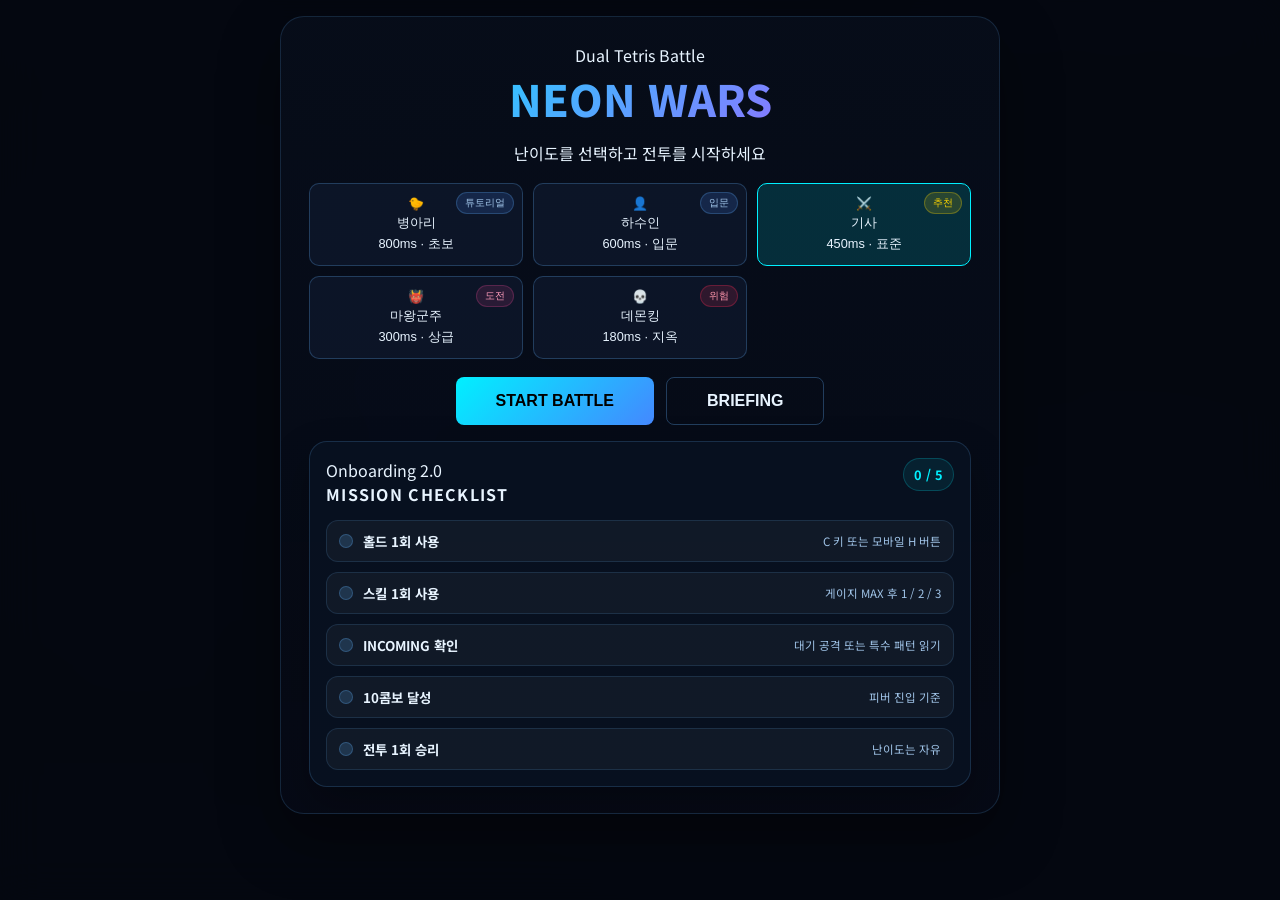
<file: index.html>
﻿<!--
  Dual Tetris Battle: Neon Wars
  [v3.17.0] 메인 HTML - 모바일 레이아웃 보정과 HUD/레이어 UI 반영
  
  작성일: 2026-03-02
  작성자: AI Agent
-->
<!DOCTYPE html>
<html lang="ko">
<head>
  <meta charset="UTF-8" />
  <meta name="viewport" content="width=device-width, initial-scale=1.0, maximum-scale=1.0, user-scalable=no, viewport-fit=cover" />
  <title>Dual Tetris Battle: Neon Wars</title>
  <meta name="description" content="AI와의 대전형 테트리스 배틀 게임 - Neon Wars" />
  <meta name="theme-color" content="#050810" />
  <link rel="icon" type="image/svg+xml" href="./favicon.svg" />
  <link rel="stylesheet" href="./styles/main.css" />
  <link rel="preconnect" href="https://fonts.googleapis.com" />
  <link rel="preconnect" href="https://fonts.gstatic.com" crossorigin />
  <link href="https://fonts.googleapis.com/css2?family=Noto+Sans+KR:wght@400;600;700;800&display=swap" rel="stylesheet" />
</head>
<body>
  <!-- 배경 효과 캔버스 -->
  <canvas id="bgFx" class="bg-fx" width="1920" height="1080" aria-hidden="true"></canvas>

  <!-- 시작 화면 -->
  <section id="startScreen" class="start-screen">
    <div class="start-card">
      <p class="eyebrow">Dual Tetris Battle</p>
      <h1>NEON WARS</h1>
      <p class="subtitle">난이도를 선택하고 전투를 시작하세요</p>
      
      <div id="difficultyGrid" class="difficulty-grid">
        <button class="diff-btn" data-difficulty="병아리" data-level="0">
          <span class="diff-tag">튜토리얼</span>
          <span class="emoji">🐤</span>
          <span class="label">병아리</span>
          <span class="stats">800ms · 초보</span>
        </button>
        <button class="diff-btn" data-difficulty="하수인" data-level="1">
          <span class="diff-tag">입문</span>
          <span class="emoji">👤</span>
          <span class="label">하수인</span>
          <span class="stats">600ms · 입문</span>
        </button>
        <button class="diff-btn active" data-difficulty="기사" data-level="2">
          <span class="diff-tag recommended">추천</span>
          <span class="emoji">⚔️</span>
          <span class="label">기사</span>
          <span class="stats">450ms · 표준</span>
        </button>
        <button class="diff-btn" data-difficulty="마왕군주" data-level="3">
          <span class="diff-tag caution">도전</span>
          <span class="emoji">👹</span>
          <span class="label">마왕군주</span>
          <span class="stats">300ms · 상급</span>
        </button>
        <button class="diff-btn danger" data-difficulty="데몬킹" data-level="4">
          <span class="diff-tag danger">위험</span>
          <span class="emoji">💀</span>
          <span class="label">데몬킹</span>
          <span class="stats">180ms · 지옥</span>
        </button>
      </div>
      
      <div class="start-actions">
        <button id="startBattleBtn" class="start-battle">START BATTLE</button>
        <button id="briefingOpenBtn" class="start-battle briefing-btn">BRIEFING</button>
      </div>
      <div id="recentBattleCard" class="recent-battle-card hidden" aria-live="polite">
        <span class="meta-label">LAST RESULT</span>
        <strong id="recentBattleResult">-</strong>
        <span id="recentBattleMeta">최근 전투 기록 없음</span>
      </div>
      <section class="mission-panel" aria-labelledby="missionTitle">
        <div class="mission-head">
          <div>
            <p class="eyebrow">Onboarding 2.0</p>
            <h2 id="missionTitle">MISSION CHECKLIST</h2>
          </div>
          <strong id="missionProgressValue">0 / 5</strong>
        </div>
        <div id="missionChecklist" class="mission-checklist"></div>
      </section>
    </div>
  </section>

  <!-- 메인 앱 컨테이너 -->
  <div id="app" class="app">
    <!-- 상단 바 -->
    <header class="topbar">
      <h1>DUAL TETRIS BATTLE</h1>
      <div class="controls-row">
        <span id="difficultyBadge" class="difficulty-badge">AI: 기사</span>
        <button id="startBtn" class="neon-btn">TITLE</button>
        <button id="pauseBtn" class="neon-btn">PAUSE</button>
        <button id="settingsBtn" class="neon-btn">SETTINGS</button>
      </div>
    </header>

    <!-- 모바일 상태 바 (점수/콤보/레벨/게이지 한 줄) -->
    <section id="mobileStatusBar" class="mobile-status-bar">
      <div class="status-item">
        <span class="label">SCORE</span>
        <span class="value" id="mobileScore">0</span>
      </div>
      <div class="status-item">
        <span class="label">COMBO</span>
        <span class="value combo" id="mobileCombo">x0</span>
      </div>
      <div class="status-item">
        <span class="label">LEVEL</span>
        <span class="value" id="mobileLevel">1</span>
      </div>
      <div class="status-item gauge-item">
        <span class="label">SPECIAL</span>
        <div class="mobile-gauge">
          <div class="mobile-gauge-fill" id="mobileGaugeFill" style="--gauge-percent: 0%"></div>
        </div>
      </div>
    </section>

    <!-- 게임 스테이지: 3컬럼 레이아웃 -->
    <main id="stage" class="stage desktop prestart">
      
      <!-- 왼쪽: 플레이어 레인 -->
      <section class="lane player-lane">
        <h2 class="lane-title">PLAYER</h2>
        
        <!-- 플레이어 보드 -->
        <div class="board-wrap">
          <canvas id="playerCanvas" width="300" height="600" data-base-cols="10" data-base-rows="20"></canvas>
        </div>
        
        <!-- 플레이어 사이드 패널 (HOLD + NEXT) -->
        <div class="side-panel player-side">
          <!-- HOLD -->
          <div class="block-preview hold-preview">
            <div class="label">HOLD [C]</div>
            <canvas id="holdCanvas" width="80" height="80"></canvas>
          </div>
          
          <!-- NEXT 블록들 -->
          <div class="block-preview next-preview">
            <div class="label">NEXT</div>
            <canvas id="next1Canvas" width="80" height="60"></canvas>
            <canvas id="next2Canvas" width="80" height="60"></canvas>
            <canvas id="next3Canvas" width="80" height="60"></canvas>
            <canvas id="next4Canvas" class="extra-next" width="80" height="60"></canvas>
            <canvas id="next5Canvas" class="extra-next" width="80" height="60"></canvas>
          </div>
        </div>
      </section>

      <!-- 가운데: 상태/점수 패널 -->
      <section class="center-panel">
        <!-- VS 인디케이터 -->
        <div class="vs-indicator">VS</div>
        
        <!-- 메인 HUD -->
        <div class="main-hud">
          <!-- 점수 패널 -->
          <div class="hud-panel score-panel">
            <div class="label">SCORE</div>
            <div class="value" id="scoreValue">0</div>
          </div>
          
          <!-- 콤보 패널 -->
          <div class="hud-panel combo-panel">
            <div class="label">COMBO</div>
            <div class="value combo" id="comboValue">x0</div>
          </div>
          
          <!-- 레벨 패널 -->
          <div class="hud-panel level-panel">
            <div class="label">LEVEL</div>
            <div class="value" id="levelValue">1</div>
          </div>
          
          <!-- 특수 게이지 -->
          <div class="gauge-wrapper">
            <div class="gauge-container" id="specialGauge">
              <div class="gauge-bg"></div>
              <div class="gauge-fill" style="--gauge-percent: 0%"></div>
              <div class="gauge-inner">
                <div class="gauge-value" id="gaugeValue">0%</div>
                <div class="label">SPECIAL</div>
              </div>
            </div>
          </div>
          
          <!-- 스킬 버튼 영역 [v5.0.0] -->
          <div class="skills-panel" id="skillsPanel">
            <div class="skills-title">SKILLS</div>
            <div class="skill-buttons">
              <button class="skill-btn" id="skillBtn1" data-skill="blind" disabled>
                <span class="skill-key">1</span>
                <span class="skill-name">블라인드</span>
                <span class="skill-desc">상대 시야 차단</span>
              </button>
              <button class="skill-btn" id="skillBtn2" data-skill="swap" disabled>
                <span class="skill-key">2</span>
                <span class="skill-name">블록 스왑</span>
                <span class="skill-desc">상대 블록 교환</span>
              </button>
              <button class="skill-btn" id="skillBtn3" data-skill="reflect" disabled>
                <span class="skill-key">3</span>
                <span class="skill-name">가비지 반사</span>
                <span class="skill-desc">공격 반사 (5초)</span>
              </button>
            </div>
            <div class="skills-hint">키 1, 2, 3 또는 클릭으로 사용</div>
          </div>
        </div>
      </section>

      <!-- 오른쪽: AI 레인 -->
      <section class="lane ai-lane">
        <h2 class="lane-title">AI</h2>
        
        <!-- AI 보드 -->
        <div class="board-wrap">
          <canvas id="aiCanvas" width="300" height="600" data-base-cols="10" data-base-rows="20"></canvas>
        </div>
        
        <!-- AI 사이드 패널 -->
        <div class="side-panel ai-side">
          <div class="hud-panel ai-level-panel">
            <div class="label">AI LEVEL</div>
            <div class="value" id="aiLevelValue">기사</div>
          </div>
          <div class="hud-panel boss-hp-panel">
            <div class="label">BOSS HP</div>
            <div class="boss-hp-bar">
              <div class="boss-hp-fill" id="bossHpFill" style="--boss-hp-percent: 100%"></div>
            </div>
            <div class="value" id="bossHpValue">100%</div>
          </div>
        </div>
      </section>
    </main>

    <aside id="battleWidgets" class="battle-widgets">
      <section class="widget-card status-widget" aria-live="polite">
        <div class="widget-head">
          <span class="widget-label">STATUS</span>
          <span class="widget-value" id="statusCountValue">0</span>
        </div>
        <div id="statusEffects" class="status-effects">
          <div class="status-empty">활성 상태 없음</div>
        </div>
      </section>
      <section class="widget-card incoming-widget" aria-live="polite">
        <div class="widget-head">
          <span class="widget-label">INCOMING</span>
          <span class="widget-value incoming" id="incomingValue">0</span>
        </div>
        <div id="incomingQueue" class="incoming-queue">
          <div class="incoming-empty">위협 없음</div>
        </div>
      </section>
    </aside>
  </div>

  <!-- 모바일 컨트롤 -->
  <section id="mobileControls" class="mobile-controls hidden">
    <button data-action="left" aria-label="왼쪽 이동">◀</button>
    <button data-action="rotate" aria-label="회전">⟳</button>
    <button data-action="right" aria-label="오른쪽 이동">▶</button>
    <button data-action="softDrop" aria-label="소프트 드롭">▼</button>
    <button data-action="hardDrop" aria-label="하드 드롭">⤓</button>
    <button data-action="hold" aria-label="홀드">H</button>
    <button data-action="skill1" aria-label="블라인드 스킬" disabled>1</button>
    <button data-action="skill2" aria-label="블록 스왑 스킬" disabled>2</button>
    <button data-action="skill3" aria-label="가비지 반사 스킬" disabled>3</button>
  </section>

  <!-- 일시정지 오버레이 -->
  <section id="pauseOverlay" class="pause-overlay">
    <div class="pause-menu">
      <h2>PAUSED</h2>
      <div class="pause-buttons">
        <button id="resumeBtn" class="pause-btn">RESUME</button>
        <button id="restartBtn" class="pause-btn">RESTART</button>
        <button id="titleBtn" class="pause-btn">RETURN TO TITLE</button>
      </div>
    </div>
  </section>

  <section id="settingsOverlay" class="modal-overlay settings-overlay" aria-hidden="true">
    <div class="modal-card settings-modal" role="dialog" aria-modal="true" aria-labelledby="settingsTitle">
      <div class="modal-head">
        <div>
          <p class="modal-eyebrow">CONTROL CENTER</p>
          <h2 id="settingsTitle">SETTINGS</h2>
        </div>
        <button id="settingsCloseBtn" class="modal-close" aria-label="설정 닫기">CLOSE</button>
      </div>
      <div class="settings-grid">
        <section class="settings-group">
          <h3>AUDIO</h3>
          <label class="setting-row" for="masterVolumeSlider">
            <span>MASTER</span>
            <strong id="masterVolumeValue">78%</strong>
          </label>
          <input id="masterVolumeSlider" class="setting-range" type="range" min="0" max="100" step="1" value="78" />
          <label class="setting-row" for="bgmVolumeSlider">
            <span>BGM</span>
            <strong id="bgmVolumeValue">68%</strong>
          </label>
          <input id="bgmVolumeSlider" class="setting-range" type="range" min="0" max="100" step="1" value="68" />
          <label class="setting-row" for="sfxVolumeSlider">
            <span>SFX</span>
            <strong id="sfxVolumeValue">92%</strong>
          </label>
          <input id="sfxVolumeSlider" class="setting-range" type="range" min="0" max="100" step="1" value="92" />
          <label class="setting-row" for="voiceVolumeSlider">
            <span>VOICE</span>
            <strong id="voiceVolumeValue">88%</strong>
          </label>
          <input id="voiceVolumeSlider" class="setting-range" type="range" min="0" max="100" step="1" value="88" />
          <div class="settings-actions">
            <button id="settingsMuteBtn" class="setting-btn">MUTE OFF</button>
            <button id="settingsTrackBtn" class="setting-btn">NEXT TRACK</button>
            <button id="settingsTestBtn" class="setting-btn">TEST MIX</button>
            <button id="settingsCalibrateBtn" class="setting-btn">CALIBRATE</button>
            <button id="settingsLowStimAudioBtn" class="setting-btn">LOW STIM OFF</button>
          </div>
          <div class="settings-actions preset-actions">
            <button class="setting-btn preset-btn" data-preset="arcade">ARCADE</button>
            <button class="setting-btn preset-btn" data-preset="focus">FOCUS</button>
            <button class="setting-btn preset-btn" data-preset="cinematic">CINEMATIC</button>
            <button class="setting-btn preset-btn" data-preset="quiet">QUIET</button>
          </div>
          <div class="settings-meta-grid">
            <div class="settings-meta">
              <span class="meta-label">BGM STATE</span>
              <strong id="bgmStateValue">NORMAL</strong>
            </div>
            <div class="settings-meta">
              <span class="meta-label">CURRENT TRACK</span>
              <strong id="trackNameValue">-</strong>
            </div>
            <div class="settings-meta">
              <span class="meta-label">MUSIC DRIVE</span>
              <strong id="musicDriveValue">CALM</strong>
            </div>
            <div class="settings-meta">
              <span class="meta-label">BOSS LAYER</span>
              <strong id="bossLayerValue">OFF</strong>
            </div>
          </div>
        </section>
        <section class="settings-group">
          <h3>CONTROL</h3>
          <label class="setting-row" for="inputBufferSlider">
            <span>INPUT PRESET</span>
            <strong id="inputProfileValue">STANDARD</strong>
          </label>
          <div class="settings-actions preset-actions control-preset-actions">
            <button class="setting-btn control-preset-btn" data-input-preset="standard">STANDARD</button>
            <button class="setting-btn control-preset-btn" data-input-preset="arcade">ARCADE</button>
            <button class="setting-btn control-preset-btn" data-input-preset="control">CONTROL</button>
            <button class="setting-btn control-preset-btn" data-input-preset="mobileSafe">MOBILE SAFE</button>
          </div>
          <div class="keybind-grid" id="keybindGrid">
            <div class="keybind-row">
              <span class="keybind-label">MOVE LEFT</span>
              <strong id="rebindMoveLeftValue">ArrowLeft</strong>
              <button id="rebindMoveLeftBtn" class="setting-btn keybind-btn" data-rebind-action="moveLeft">REBIND</button>
            </div>
            <div class="keybind-row">
              <span class="keybind-label">MOVE RIGHT</span>
              <strong id="rebindMoveRightValue">ArrowRight</strong>
              <button id="rebindMoveRightBtn" class="setting-btn keybind-btn" data-rebind-action="moveRight">REBIND</button>
            </div>
            <div class="keybind-row">
              <span class="keybind-label">ROTATE CW</span>
              <strong id="rebindRotateCWValue">ArrowUp / KeyX</strong>
              <button id="rebindRotateCWBtn" class="setting-btn keybind-btn" data-rebind-action="rotateCW">REBIND</button>
            </div>
            <div class="keybind-row">
              <span class="keybind-label">ROTATE CCW</span>
              <strong id="rebindRotateCCWValue">KeyZ</strong>
              <button id="rebindRotateCCWBtn" class="setting-btn keybind-btn" data-rebind-action="rotateCCW">REBIND</button>
            </div>
            <div class="keybind-row">
              <span class="keybind-label">SOFT DROP</span>
              <strong id="rebindSoftDropValue">ArrowDown</strong>
              <button id="rebindSoftDropBtn" class="setting-btn keybind-btn" data-rebind-action="softDrop">REBIND</button>
            </div>
            <div class="keybind-row">
              <span class="keybind-label">HARD DROP</span>
              <strong id="rebindHardDropValue">Space</strong>
              <button id="rebindHardDropBtn" class="setting-btn keybind-btn" data-rebind-action="hardDrop">REBIND</button>
            </div>
            <div class="keybind-row">
              <span class="keybind-label">HOLD</span>
              <strong id="rebindHoldValue">KeyC</strong>
              <button id="rebindHoldBtn" class="setting-btn keybind-btn" data-rebind-action="hold">REBIND</button>
            </div>
            <div class="keybind-row">
              <span class="keybind-label">PAUSE</span>
              <strong id="rebindPauseValue">Escape / KeyP</strong>
              <button id="rebindPauseBtn" class="setting-btn keybind-btn" data-rebind-action="pause">REBIND</button>
            </div>
          </div>
          <label class="setting-row" for="inputBufferSlider">
            <span>BUFFER</span>
            <strong id="inputBufferValue">110ms</strong>
          </label>
          <input id="inputBufferSlider" class="setting-range" type="range" min="50" max="150" step="5" value="110" />
          <div class="settings-actions">
            <button id="controlAdvancedBtn" class="setting-btn">ADVANCED OFF</button>
          </div>
          <div id="controlAdvancedPanel" class="control-advanced-panel hidden">
            <label class="setting-row" for="dasSlider">
              <span>DAS</span>
              <strong id="dasValue">135ms</strong>
            </label>
            <input id="dasSlider" class="setting-range" type="range" min="60" max="200" step="5" value="135" />
            <label class="setting-row" for="arrSlider">
              <span>ARR</span>
              <strong id="arrValue">40ms</strong>
            </label>
            <input id="arrSlider" class="setting-range" type="range" min="0" max="80" step="4" value="40" />
            <label class="setting-row" for="softDropRepeatSlider">
              <span>SOFT DROP REPEAT</span>
              <strong id="softDropRepeatValue">32ms</strong>
            </label>
            <input id="softDropRepeatSlider" class="setting-range" type="range" min="12" max="60" step="4" value="32" />
            <label class="setting-row" for="lockResetLimitSlider">
              <span>LOCK RESET LIMIT</span>
              <strong id="lockResetLimitValue">15</strong>
            </label>
            <input id="lockResetLimitSlider" class="setting-range" type="range" min="4" max="20" step="1" value="15" />
            <div class="settings-actions">
              <button id="irsToggleBtn" class="setting-btn">IRS ON</button>
              <button id="ihsToggleBtn" class="setting-btn">IHS ON</button>
              <button id="hardDropBufferBtn" class="setting-btn">HARD DROP BUFFER ON</button>
            </div>
          </div>
          <p class="settings-note">
            기본은 쉬운 프리셋으로 두고, 고급 입력 설정을 열면 DAS/ARR/버퍼/IRS/IHS를 조정할 수 있습니다. 재바인딩 중에는 다음 키 입력이 즉시 해당 액션으로 저장됩니다.
          </p>
        </section>
        <section class="settings-group">
          <h3>DISPLAY</h3>
          <label class="setting-row" for="shakeSlider">
            <span>SCREEN SHAKE</span>
            <strong id="shakeValue">100%</strong>
          </label>
          <input id="shakeSlider" class="setting-range" type="range" min="0" max="100" step="5" value="100" />
          <div class="settings-actions">
            <button id="settingsReducedFxBtn" class="setting-btn">FX FULL</button>
            <button id="settingsLowPowerBtn" class="setting-btn">LOW POWER OFF</button>
            <button id="settingsBriefingBtn" class="setting-btn">REPLAY BRIEFING</button>
          </div>
          <div class="settings-actions">
            <button id="settingsDevPanelBtn" class="setting-btn">DEV PANEL OFF</button>
            <button id="settingsExportSessionBtn" class="setting-btn">EXPORT SESSION</button>
            <button id="settingsClearSessionBtn" class="setting-btn">CLEAR SESSION</button>
          </div>
          <p class="settings-note">
            화면 흔들림과 임팩트 강도를 조절합니다. 저자극 FX는 배경/콜아웃 강도를 줄이고, 저사양 모드는 배경 밀도와 흔들림을 더 낮춥니다. DEV PANEL은 FPS, 입력, 오디오, 보스 상태와 마지막 오류를 숨김 카드로 표시합니다.
          </p>
        </section>
        <section class="settings-group">
          <h3>MOBILE</h3>
          <label class="setting-row" for="mobileScaleSlider">
            <span>BUTTON SIZE</span>
            <strong id="mobileScaleValue">100%</strong>
          </label>
          <input id="mobileScaleSlider" class="setting-range" type="range" min="90" max="140" step="5" value="100" />
          <label class="setting-row" for="touchRepeatSlider">
            <span>REPEAT SPEED</span>
            <strong id="touchRepeatValue">75ms</strong>
          </label>
          <input id="touchRepeatSlider" class="setting-range" type="range" min="45" max="120" step="5" value="75" />
          <div class="settings-actions">
            <button class="setting-btn layout-btn" data-layout="default">DEFAULT</button>
            <button class="setting-btn layout-btn" data-layout="lefty">LEFTY</button>
            <button class="setting-btn layout-btn" data-layout="righty">RIGHTY</button>
            <button class="setting-btn layout-btn" data-layout="compact">COMPACT</button>
          </div>
          <div class="settings-actions">
            <button id="settingsHapticLevelBtn" class="setting-btn">HAPTIC NORMAL</button>
            <button id="settingsTouchDebugBtn" class="setting-btn">DEBUG OFF</button>
          </div>
          <p class="settings-note">
            모바일에서는 버튼 위치, 크기, 반복 속도, 햅틱 강도를 조절할 수 있습니다. 세로 모드에서는 회전 힌트를 따르고, 터치 디버그는 마지막 입력과 반복 횟수를 표시합니다.
          </p>
        </section>
      </div>
    </div>
  </section>

  <section id="briefingOverlay" class="modal-overlay briefing-overlay" aria-hidden="true">
    <div class="modal-card briefing-modal" role="dialog" aria-modal="true" aria-labelledby="briefingTitle">
      <p class="modal-eyebrow">FIELD GUIDE</p>
      <div class="briefing-progress">
        <span id="briefingStepValue">1 / 4</span>
        <div id="briefingDots" class="briefing-dots" aria-hidden="true"></div>
      </div>
      <h2 id="briefingTitle">BOARD CONTROL</h2>
      <p id="briefingText" class="briefing-text">보드의 핵심 정보와 기본 흐름을 먼저 파악합니다.</p>
      <div id="briefingHighlights" class="briefing-highlights"></div>
      <div class="result-actions">
        <button id="briefingSkipBtn" class="setting-btn">SKIP</button>
        <button id="briefingNextBtn" class="setting-btn">NEXT</button>
      </div>
    </div>
  </section>

  <section id="resultOverlay" class="modal-overlay result-overlay" aria-hidden="true">
    <div class="modal-card result-modal" role="dialog" aria-modal="true" aria-labelledby="resultTitle">
      <p class="modal-eyebrow" id="resultEyebrow">BATTLE RESULT</p>
      <h2 id="resultTitle">VICTORY</h2>
      <p id="resultSummary" class="result-summary">전투 결과를 집계 중입니다.</p>
      <div id="resultFeedbackList" class="result-feedback-list" aria-live="polite"></div>
      <div class="result-stats-grid">
        <div class="result-stat">
          <span class="meta-label">SCORE</span>
          <strong id="resultScore">0</strong>
        </div>
        <div class="result-stat">
          <span class="meta-label">LINES</span>
          <strong id="resultLines">0</strong>
        </div>
        <div class="result-stat">
          <span class="meta-label">MAX COMBO</span>
          <strong id="resultMaxCombo">x0</strong>
        </div>
        <div class="result-stat">
          <span class="meta-label">T-SPIN</span>
          <strong id="resultTSpins">0</strong>
        </div>
        <div class="result-stat">
          <span class="meta-label">TETRIS</span>
          <strong id="resultTetrises">0</strong>
        </div>
        <div class="result-stat">
          <span class="meta-label">PERFECT</span>
          <strong id="resultPerfects">0</strong>
        </div>
      </div>
      <div class="result-actions">
        <button id="resultRestartBtn" class="pause-btn">PLAY AGAIN</button>
        <button id="resultBriefingBtn" class="pause-btn">BRIEFING</button>
        <button id="resultTitleBtn" class="pause-btn">TITLE</button>
      </div>
    </div>
  </section>

  <section id="rotateHint" class="rotate-hint hidden" aria-live="polite">
    <strong>LANDSCAPE RECOMMENDED</strong>
    <span>세로 화면에서는 조작 영역이 좁습니다. 기기를 가로로 돌리면 훨씬 안정적으로 플레이할 수 있습니다.</span>
  </section>

  <!-- 콤보 디스플레이 -->
  <div id="comboDisplay" class="combo-display">
    <span id="comboText">x12</span>
  </div>

  <div id="battleCallout" class="battle-callout" aria-live="polite">
    <span id="battleCalloutTitle">DOUBLE</span>
    <small id="battleCalloutSubtitle">BACK TO BACK</small>
  </div>

  <div id="devDebugPanel" class="touch-debug-panel hidden" aria-live="polite">
    <span class="meta-label">DEV PANEL</span>
    <strong id="touchDebugAction">IDLE</strong>
    <span id="touchDebugMeta">press:0 · repeat:0 · last:0ms</span>
    <span id="devFpsMeta">fps:0 · avg:0 · min:0</span>
    <span id="devAudioMeta">audio:idle · bgm:normal · track:-</span>
    <span id="devGameMeta">boss:0 · incoming:0 · paused:false</span>
    <span id="devErrorMeta">error:none</span>
  </div>

  <!-- 메인 스크립트 -->
  <script type="module" src="./src/main.js"></script>
</body>
</html>
</file>
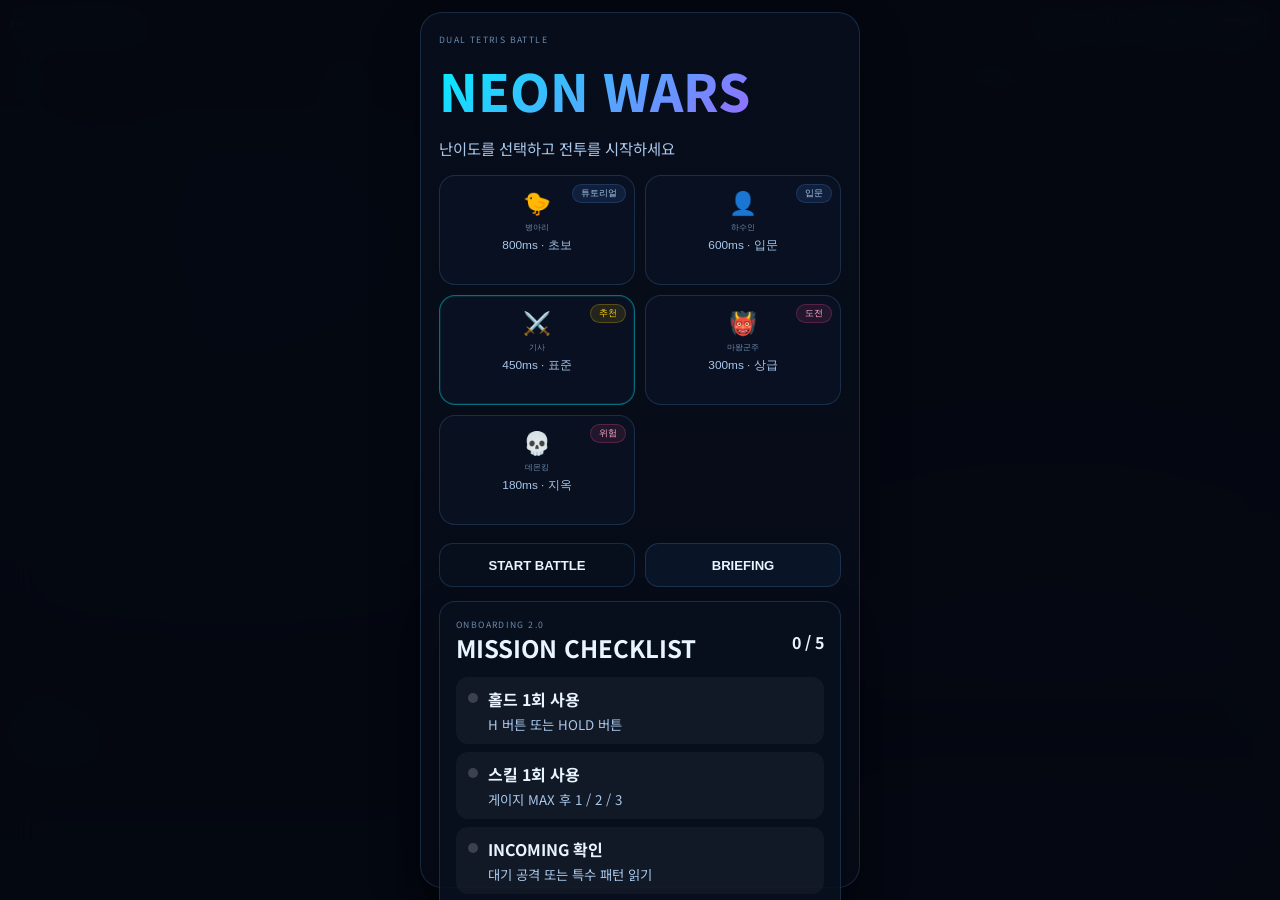
<file: mobile.html>
﻿<!--
  Dual Tetris Battle: Neon Wars
  [v3.18.1] 모바일 전용 HTML - 데스크톱 HUD 의존을 걷어낸 모바일 전용 DOM 셸
  
  작성일: 2026-03-03
  작성자: AI Agent
-->
<!DOCTYPE html>
<html lang="ko">
<head>
  <meta charset="UTF-8" />
  <meta name="viewport" content="width=device-width, initial-scale=1.0, maximum-scale=1.0, user-scalable=no, viewport-fit=cover" />
  <title>Neon Wars Mobile</title>
  <meta name="description" content="AI와의 대전형 테트리스 배틀 게임 - Neon Wars" />
  <meta name="theme-color" content="#050810" />
  <link rel="icon" type="image/svg+xml" href="./favicon.svg" />
  <link rel="stylesheet" href="./styles/mobile.css" />
  <link rel="preconnect" href="https://fonts.googleapis.com" />
  <link rel="preconnect" href="https://fonts.gstatic.com" crossorigin />
  <link href="https://fonts.googleapis.com/css2?family=Noto+Sans+KR:wght@400;600;700;800&display=swap" rel="stylesheet" />
</head>
<body class="mobile-shell mobile-layout">
  <!-- 배경 효과 캔버스 -->
  <canvas id="bgFx" class="bg-fx" width="1920" height="1080" aria-hidden="true"></canvas>

  <!-- 시작 화면 -->
  <section id="startScreen" class="start-screen">
    <div class="start-card">
      <p class="eyebrow">Dual Tetris Battle</p>
      <h1>NEON WARS</h1>
      <p class="subtitle">난이도를 선택하고 전투를 시작하세요</p>
      
      <div id="difficultyGrid" class="difficulty-grid">
        <button class="diff-btn" data-difficulty="병아리" data-level="0">
          <span class="diff-tag">튜토리얼</span>
          <span class="emoji">🐤</span>
          <span class="label">병아리</span>
          <span class="stats">800ms · 초보</span>
        </button>
        <button class="diff-btn" data-difficulty="하수인" data-level="1">
          <span class="diff-tag">입문</span>
          <span class="emoji">👤</span>
          <span class="label">하수인</span>
          <span class="stats">600ms · 입문</span>
        </button>
        <button class="diff-btn active" data-difficulty="기사" data-level="2">
          <span class="diff-tag recommended">추천</span>
          <span class="emoji">⚔️</span>
          <span class="label">기사</span>
          <span class="stats">450ms · 표준</span>
        </button>
        <button class="diff-btn" data-difficulty="마왕군주" data-level="3">
          <span class="diff-tag caution">도전</span>
          <span class="emoji">👹</span>
          <span class="label">마왕군주</span>
          <span class="stats">300ms · 상급</span>
        </button>
        <button class="diff-btn danger" data-difficulty="데몬킹" data-level="4">
          <span class="diff-tag danger">위험</span>
          <span class="emoji">💀</span>
          <span class="label">데몬킹</span>
          <span class="stats">180ms · 지옥</span>
        </button>
      </div>
      
      <div class="start-actions">
        <button id="startBattleBtn" class="start-battle">START BATTLE</button>
        <button id="briefingOpenBtn" class="start-battle briefing-btn">BRIEFING</button>
      </div>
      <div id="recentBattleCard" class="recent-battle-card hidden" aria-live="polite">
        <span class="meta-label">LAST RESULT</span>
        <strong id="recentBattleResult">-</strong>
        <span id="recentBattleMeta">최근 전투 기록 없음</span>
      </div>
      <section class="mission-panel" aria-labelledby="missionTitle">
        <div class="mission-head">
          <div>
            <p class="eyebrow">Onboarding 2.0</p>
            <h2 id="missionTitle">MISSION CHECKLIST</h2>
          </div>
          <strong id="missionProgressValue">0 / 5</strong>
        </div>
        <div id="missionChecklist" class="mission-checklist"></div>
      </section>
    </div>
  </section>

  <!-- 메인 앱 컨테이너 -->
  <div id="app" class="app">
    <!-- 상단 바 -->
    <header class="topbar">
      <h1>DUAL TETRIS BATTLE</h1>
      <div class="controls-row">
        <span id="difficultyBadge" class="difficulty-badge">AI: 기사</span>
        <button id="startBtn" class="neon-btn">TITLE</button>
        <button id="pauseBtn" class="neon-btn">PAUSE</button>
        <button id="settingsBtn" class="neon-btn">SETTINGS</button>
      </div>
    </header>

    <!-- 모바일 상태 바 (점수/콤보/레벨/게이지 한 줄) -->
    <section id="mobileStatusBar" class="mobile-status-bar">
      <div class="status-item">
        <span class="label">SCORE</span>
        <span class="value" id="mobileScore">0</span>
      </div>
      <div class="status-item">
        <span class="label">COMBO</span>
        <span class="value combo" id="mobileCombo">x0</span>
      </div>
      <div class="status-item">
        <span class="label">LEVEL</span>
        <span class="value" id="mobileLevel">1</span>
      </div>
      <div class="status-item gauge-item">
        <span class="label">SPECIAL</span>
        <div class="mobile-gauge">
          <div class="mobile-gauge-fill" id="mobileGaugeFill" style="--gauge-percent: 0%"></div>
        </div>
      </div>
    </section>

    <!-- 게임 스테이지: 모바일 전용 메인 보드 + PiP AI -->
    <main id="stage" class="stage mobile-shell-stage prestart">
      
      <!-- 왼쪽: 플레이어 레인 -->
      <section class="lane player-lane">
        <h2 class="lane-title">PLAYER</h2>
        
        <!-- 플레이어 보드 -->
        <div class="board-wrap">
          <canvas id="playerCanvas" width="300" height="600" data-base-cols="10" data-base-rows="20"></canvas>
        </div>
        
        <!-- 플레이어 사이드 패널 (HOLD + NEXT) -->
        <div class="side-panel player-side">
          <!-- HOLD -->
          <div class="block-preview hold-preview">
            <div class="label">HOLD [C]</div>
            <canvas id="holdCanvas" width="80" height="80"></canvas>
          </div>
          
          <!-- NEXT 블록들 -->
          <div class="block-preview next-preview">
            <div class="label">NEXT</div>
            <canvas id="next1Canvas" width="80" height="60"></canvas>
            <canvas id="next2Canvas" width="80" height="60"></canvas>
            <canvas id="next3Canvas" width="80" height="60"></canvas>
            <canvas id="next4Canvas" class="extra-next" width="80" height="60"></canvas>
            <canvas id="next5Canvas" class="extra-next" width="80" height="60"></canvas>
          </div>
        </div>
      </section>

      <!-- 오른쪽: AI 레인 -->
      <section class="lane ai-lane">
        <h2 class="lane-title">AI</h2>
        
        <!-- AI 보드 -->
        <div class="board-wrap">
          <canvas id="aiCanvas" width="300" height="600" data-base-cols="10" data-base-rows="20"></canvas>
        </div>
        
        <!-- AI 사이드 패널 -->
        <div class="side-panel ai-side">
          <div class="hud-panel ai-level-panel">
            <div class="label">AI LEVEL</div>
            <div class="value" id="aiLevelValue">기사</div>
          </div>
          <div class="hud-panel boss-hp-panel">
            <div class="label">BOSS HP</div>
            <div class="boss-hp-bar">
              <div class="boss-hp-fill" id="bossHpFill" style="--boss-hp-percent: 100%"></div>
            </div>
            <div class="value" id="bossHpValue">100%</div>
          </div>
        </div>
      </section>

      <!-- [v3.18.1] 모바일 셸 기술 패널 -->
      <!-- 설명: main.js가 요구하는 HUD/게이지/스킬 식별자는 유지하되 실제 모바일 표시 계층과 분리한다. -->
      <section class="mobile-tech-panel" aria-hidden="true">
        <div class="mobile-tech-stats">
          <span id="scoreValue">0</span>
          <span id="comboValue">x0</span>
          <span id="levelValue">1</span>
        </div>
        <div class="gauge-container mobile-tech-gauge" id="specialGauge">
          <div class="gauge-bg"></div>
          <div class="gauge-fill" style="--gauge-percent: 0%"></div>
          <div class="gauge-inner">
            <div class="gauge-value" id="gaugeValue">0%</div>
            <div class="label">SPECIAL</div>
          </div>
        </div>
        <div class="skills-panel mobile-tech-skills" id="skillsPanel">
          <div class="skill-buttons">
            <button class="skill-btn" id="skillBtn1" data-skill="blind" disabled>
              <span class="skill-key">1</span>
              <span class="skill-name">블라인드</span>
            </button>
            <button class="skill-btn" id="skillBtn2" data-skill="swap" disabled>
              <span class="skill-key">2</span>
              <span class="skill-name">블록 스왑</span>
            </button>
            <button class="skill-btn" id="skillBtn3" data-skill="reflect" disabled>
              <span class="skill-key">3</span>
              <span class="skill-name">가비지 반사</span>
            </button>
          </div>
        </div>
      </section>
    </main>

    <aside id="battleWidgets" class="battle-widgets">
      <section class="widget-card status-widget" aria-live="polite">
        <div class="widget-head">
          <span class="widget-label">STATUS</span>
          <span class="widget-value" id="statusCountValue">0</span>
        </div>
        <div id="statusEffects" class="status-effects">
          <div class="status-empty">활성 상태 없음</div>
        </div>
      </section>
      <section class="widget-card incoming-widget" aria-live="polite">
        <div class="widget-head">
          <span class="widget-label">INCOMING</span>
          <span class="widget-value incoming" id="incomingValue">0</span>
        </div>
        <div id="incomingQueue" class="incoming-queue">
          <div class="incoming-empty">위협 없음</div>
        </div>
      </section>
    </aside>
  </div>

  <!-- 모바일 컨트롤 -->
  <section id="mobileControls" class="mobile-controls hidden">
    <button data-action="left" aria-label="왼쪽 이동">◀</button>
    <button data-action="rotate" aria-label="회전">⟳</button>
    <button data-action="right" aria-label="오른쪽 이동">▶</button>
    <button data-action="softDrop" aria-label="소프트 드롭">▼</button>
    <button data-action="hardDrop" aria-label="하드 드롭">⤓</button>
    <button data-action="hold" aria-label="홀드">H</button>
    <button data-action="skill1" aria-label="블라인드 스킬" disabled>1</button>
    <button data-action="skill2" aria-label="블록 스왑 스킬" disabled>2</button>
    <button data-action="skill3" aria-label="가비지 반사 스킬" disabled>3</button>
    <button data-action="pause" aria-label="일시정지">II</button>
  </section>

  <!-- 일시정지 오버레이 -->
  <section id="pauseOverlay" class="pause-overlay">
    <div class="pause-menu">
      <h2>PAUSED</h2>
      <div class="pause-buttons">
        <button id="resumeBtn" class="pause-btn">RESUME</button>
        <button id="restartBtn" class="pause-btn">RESTART</button>
        <button id="titleBtn" class="pause-btn">RETURN TO TITLE</button>
      </div>
    </div>
  </section>

  <section id="settingsOverlay" class="modal-overlay settings-overlay" aria-hidden="true">
    <div class="modal-card settings-modal" role="dialog" aria-modal="true" aria-labelledby="settingsTitle">
      <div class="modal-head">
        <div>
          <p class="modal-eyebrow">CONTROL CENTER</p>
          <h2 id="settingsTitle">SETTINGS</h2>
        </div>
        <button id="settingsCloseBtn" class="modal-close" aria-label="설정 닫기">CLOSE</button>
      </div>
      <div class="settings-grid">
        <section class="settings-group">
          <h3>AUDIO</h3>
          <label class="setting-row" for="masterVolumeSlider">
            <span>MASTER</span>
            <strong id="masterVolumeValue">78%</strong>
          </label>
          <input id="masterVolumeSlider" class="setting-range" type="range" min="0" max="100" step="1" value="78" />
          <label class="setting-row" for="bgmVolumeSlider">
            <span>BGM</span>
            <strong id="bgmVolumeValue">68%</strong>
          </label>
          <input id="bgmVolumeSlider" class="setting-range" type="range" min="0" max="100" step="1" value="68" />
          <label class="setting-row" for="sfxVolumeSlider">
            <span>SFX</span>
            <strong id="sfxVolumeValue">92%</strong>
          </label>
          <input id="sfxVolumeSlider" class="setting-range" type="range" min="0" max="100" step="1" value="92" />
          <label class="setting-row" for="voiceVolumeSlider">
            <span>VOICE</span>
            <strong id="voiceVolumeValue">88%</strong>
          </label>
          <input id="voiceVolumeSlider" class="setting-range" type="range" min="0" max="100" step="1" value="88" />
          <div class="settings-actions">
            <button id="settingsMuteBtn" class="setting-btn">MUTE OFF</button>
            <button id="settingsTrackBtn" class="setting-btn">NEXT TRACK</button>
            <button id="settingsTestBtn" class="setting-btn">TEST MIX</button>
            <button id="settingsCalibrateBtn" class="setting-btn">CALIBRATE</button>
            <button id="settingsLowStimAudioBtn" class="setting-btn">LOW STIM OFF</button>
          </div>
          <div class="settings-actions preset-actions">
            <button class="setting-btn preset-btn" data-preset="arcade">ARCADE</button>
            <button class="setting-btn preset-btn" data-preset="focus">FOCUS</button>
            <button class="setting-btn preset-btn" data-preset="cinematic">CINEMATIC</button>
            <button class="setting-btn preset-btn" data-preset="quiet">QUIET</button>
          </div>
          <div class="settings-meta-grid">
            <div class="settings-meta">
              <span class="meta-label">BGM STATE</span>
              <strong id="bgmStateValue">NORMAL</strong>
            </div>
            <div class="settings-meta">
              <span class="meta-label">CURRENT TRACK</span>
              <strong id="trackNameValue">-</strong>
            </div>
            <div class="settings-meta">
              <span class="meta-label">MUSIC DRIVE</span>
              <strong id="musicDriveValue">CALM</strong>
            </div>
            <div class="settings-meta">
              <span class="meta-label">BOSS LAYER</span>
              <strong id="bossLayerValue">OFF</strong>
            </div>
          </div>
        </section>
        <section class="settings-group">
          <h3>CONTROL</h3>
          <label class="setting-row" for="inputBufferSlider">
            <span>INPUT PRESET</span>
            <strong id="inputProfileValue">STANDARD</strong>
          </label>
          <div class="settings-actions preset-actions control-preset-actions">
            <button class="setting-btn control-preset-btn" data-input-preset="standard">STANDARD</button>
            <button class="setting-btn control-preset-btn" data-input-preset="arcade">ARCADE</button>
            <button class="setting-btn control-preset-btn" data-input-preset="control">CONTROL</button>
            <button class="setting-btn control-preset-btn" data-input-preset="mobileSafe">MOBILE SAFE</button>
          </div>
          <div class="keybind-grid" id="keybindGrid">
            <div class="keybind-row">
              <span class="keybind-label">MOVE LEFT</span>
              <strong id="rebindMoveLeftValue">ArrowLeft</strong>
              <button id="rebindMoveLeftBtn" class="setting-btn keybind-btn" data-rebind-action="moveLeft">REBIND</button>
            </div>
            <div class="keybind-row">
              <span class="keybind-label">MOVE RIGHT</span>
              <strong id="rebindMoveRightValue">ArrowRight</strong>
              <button id="rebindMoveRightBtn" class="setting-btn keybind-btn" data-rebind-action="moveRight">REBIND</button>
            </div>
            <div class="keybind-row">
              <span class="keybind-label">ROTATE CW</span>
              <strong id="rebindRotateCWValue">ArrowUp / KeyX</strong>
              <button id="rebindRotateCWBtn" class="setting-btn keybind-btn" data-rebind-action="rotateCW">REBIND</button>
            </div>
            <div class="keybind-row">
              <span class="keybind-label">ROTATE CCW</span>
              <strong id="rebindRotateCCWValue">KeyZ</strong>
              <button id="rebindRotateCCWBtn" class="setting-btn keybind-btn" data-rebind-action="rotateCCW">REBIND</button>
            </div>
            <div class="keybind-row">
              <span class="keybind-label">SOFT DROP</span>
              <strong id="rebindSoftDropValue">ArrowDown</strong>
              <button id="rebindSoftDropBtn" class="setting-btn keybind-btn" data-rebind-action="softDrop">REBIND</button>
            </div>
            <div class="keybind-row">
              <span class="keybind-label">HARD DROP</span>
              <strong id="rebindHardDropValue">Space</strong>
              <button id="rebindHardDropBtn" class="setting-btn keybind-btn" data-rebind-action="hardDrop">REBIND</button>
            </div>
            <div class="keybind-row">
              <span class="keybind-label">HOLD</span>
              <strong id="rebindHoldValue">KeyC</strong>
              <button id="rebindHoldBtn" class="setting-btn keybind-btn" data-rebind-action="hold">REBIND</button>
            </div>
            <div class="keybind-row">
              <span class="keybind-label">PAUSE</span>
              <strong id="rebindPauseValue">Escape / KeyP</strong>
              <button id="rebindPauseBtn" class="setting-btn keybind-btn" data-rebind-action="pause">REBIND</button>
            </div>
          </div>
          <label class="setting-row" for="inputBufferSlider">
            <span>BUFFER</span>
            <strong id="inputBufferValue">110ms</strong>
          </label>
          <input id="inputBufferSlider" class="setting-range" type="range" min="50" max="150" step="5" value="110" />
          <div class="settings-actions">
            <button id="controlAdvancedBtn" class="setting-btn">ADVANCED OFF</button>
          </div>
          <div id="controlAdvancedPanel" class="control-advanced-panel hidden">
            <label class="setting-row" for="dasSlider">
              <span>DAS</span>
              <strong id="dasValue">135ms</strong>
            </label>
            <input id="dasSlider" class="setting-range" type="range" min="60" max="200" step="5" value="135" />
            <label class="setting-row" for="arrSlider">
              <span>ARR</span>
              <strong id="arrValue">40ms</strong>
            </label>
            <input id="arrSlider" class="setting-range" type="range" min="0" max="80" step="4" value="40" />
            <label class="setting-row" for="softDropRepeatSlider">
              <span>SOFT DROP REPEAT</span>
              <strong id="softDropRepeatValue">32ms</strong>
            </label>
            <input id="softDropRepeatSlider" class="setting-range" type="range" min="12" max="60" step="4" value="32" />
            <label class="setting-row" for="lockResetLimitSlider">
              <span>LOCK RESET LIMIT</span>
              <strong id="lockResetLimitValue">15</strong>
            </label>
            <input id="lockResetLimitSlider" class="setting-range" type="range" min="4" max="20" step="1" value="15" />
            <div class="settings-actions">
              <button id="irsToggleBtn" class="setting-btn">IRS ON</button>
              <button id="ihsToggleBtn" class="setting-btn">IHS ON</button>
              <button id="hardDropBufferBtn" class="setting-btn">HARD DROP BUFFER ON</button>
            </div>
          </div>
          <p class="settings-note">
            기본은 쉬운 프리셋으로 두고, 고급 입력 설정을 열면 DAS/ARR/버퍼/IRS/IHS를 조정할 수 있습니다. 재바인딩 중에는 다음 키 입력이 즉시 해당 액션으로 저장됩니다.
          </p>
        </section>
        <section class="settings-group">
          <h3>DISPLAY</h3>
          <label class="setting-row" for="shakeSlider">
            <span>SCREEN SHAKE</span>
            <strong id="shakeValue">100%</strong>
          </label>
          <input id="shakeSlider" class="setting-range" type="range" min="0" max="100" step="5" value="100" />
          <div class="settings-actions">
            <button id="settingsReducedFxBtn" class="setting-btn">FX FULL</button>
            <button id="settingsLowPowerBtn" class="setting-btn">LOW POWER OFF</button>
            <button id="settingsBriefingBtn" class="setting-btn">REPLAY BRIEFING</button>
          </div>
          <div class="settings-actions">
            <button id="settingsDevPanelBtn" class="setting-btn">DEV PANEL OFF</button>
            <button id="settingsExportSessionBtn" class="setting-btn">EXPORT SESSION</button>
            <button id="settingsClearSessionBtn" class="setting-btn">CLEAR SESSION</button>
          </div>
          <p class="settings-note">
            화면 흔들림과 임팩트 강도를 조절합니다. 저자극 FX는 배경/콜아웃 강도를 줄이고, 저사양 모드는 배경 밀도와 흔들림을 더 낮춥니다. DEV PANEL은 FPS, 입력, 오디오, 보스 상태와 마지막 오류를 숨김 카드로 표시합니다.
          </p>
        </section>
        <section class="settings-group">
          <h3>MOBILE</h3>
          <label class="setting-row" for="mobileScaleSlider">
            <span>BUTTON SIZE</span>
            <strong id="mobileScaleValue">100%</strong>
          </label>
          <input id="mobileScaleSlider" class="setting-range" type="range" min="90" max="140" step="5" value="100" />
          <label class="setting-row" for="touchRepeatSlider">
            <span>REPEAT SPEED</span>
            <strong id="touchRepeatValue">75ms</strong>
          </label>
          <input id="touchRepeatSlider" class="setting-range" type="range" min="45" max="120" step="5" value="75" />
          <div class="settings-actions">
            <button class="setting-btn layout-btn" data-layout="default">DEFAULT</button>
            <button class="setting-btn layout-btn" data-layout="lefty">LEFTY</button>
            <button class="setting-btn layout-btn" data-layout="righty">RIGHTY</button>
            <button class="setting-btn layout-btn" data-layout="compact">COMPACT</button>
          </div>
          <div class="settings-actions">
            <button id="settingsHapticLevelBtn" class="setting-btn">HAPTIC NORMAL</button>
            <button id="settingsTouchDebugBtn" class="setting-btn">DEBUG OFF</button>
          </div>
          <p class="settings-note">
            모바일에서는 버튼 위치, 크기, 반복 속도, 햅틱 강도를 조절할 수 있습니다. 세로 모드에서는 회전 힌트를 따르고, 터치 디버그는 마지막 입력과 반복 횟수를 표시합니다.
          </p>
        </section>
      </div>
    </div>
  </section>

  <section id="briefingOverlay" class="modal-overlay briefing-overlay" aria-hidden="true">
    <div class="modal-card briefing-modal" role="dialog" aria-modal="true" aria-labelledby="briefingTitle">
      <p class="modal-eyebrow">FIELD GUIDE</p>
      <div class="briefing-progress">
        <span id="briefingStepValue">1 / 4</span>
        <div id="briefingDots" class="briefing-dots" aria-hidden="true"></div>
      </div>
      <h2 id="briefingTitle">BOARD CONTROL</h2>
      <p id="briefingText" class="briefing-text">보드의 핵심 정보와 기본 흐름을 먼저 파악합니다.</p>
      <div id="briefingHighlights" class="briefing-highlights"></div>
      <div class="result-actions">
        <button id="briefingSkipBtn" class="setting-btn">SKIP</button>
        <button id="briefingNextBtn" class="setting-btn">NEXT</button>
      </div>
    </div>
  </section>

  <section id="resultOverlay" class="modal-overlay result-overlay" aria-hidden="true">
    <div class="modal-card result-modal" role="dialog" aria-modal="true" aria-labelledby="resultTitle">
      <p class="modal-eyebrow" id="resultEyebrow">BATTLE RESULT</p>
      <h2 id="resultTitle">VICTORY</h2>
      <p id="resultSummary" class="result-summary">전투 결과를 집계 중입니다.</p>
      <div id="resultFeedbackList" class="result-feedback-list" aria-live="polite"></div>
      <div class="result-stats-grid">
        <div class="result-stat">
          <span class="meta-label">SCORE</span>
          <strong id="resultScore">0</strong>
        </div>
        <div class="result-stat">
          <span class="meta-label">LINES</span>
          <strong id="resultLines">0</strong>
        </div>
        <div class="result-stat">
          <span class="meta-label">MAX COMBO</span>
          <strong id="resultMaxCombo">x0</strong>
        </div>
        <div class="result-stat">
          <span class="meta-label">T-SPIN</span>
          <strong id="resultTSpins">0</strong>
        </div>
        <div class="result-stat">
          <span class="meta-label">TETRIS</span>
          <strong id="resultTetrises">0</strong>
        </div>
        <div class="result-stat">
          <span class="meta-label">PERFECT</span>
          <strong id="resultPerfects">0</strong>
        </div>
      </div>
      <div class="result-actions">
        <button id="resultRestartBtn" class="pause-btn">PLAY AGAIN</button>
        <button id="resultBriefingBtn" class="pause-btn">BRIEFING</button>
        <button id="resultTitleBtn" class="pause-btn">TITLE</button>
      </div>
    </div>
  </section>

  <section id="rotateHint" class="rotate-hint hidden" aria-live="polite">
    <strong>LANDSCAPE RECOMMENDED</strong>
    <span>세로 화면에서는 조작 영역이 좁습니다. 기기를 가로로 돌리면 훨씬 안정적으로 플레이할 수 있습니다.</span>
  </section>

  <!-- 콤보 디스플레이 -->
  <div id="comboDisplay" class="combo-display">
    <span id="comboText">x12</span>
  </div>

  <div id="battleCallout" class="battle-callout" aria-live="polite">
    <span id="battleCalloutTitle">DOUBLE</span>
    <small id="battleCalloutSubtitle">BACK TO BACK</small>
  </div>

  <div id="devDebugPanel" class="touch-debug-panel hidden" aria-live="polite">
    <span class="meta-label">DEV PANEL</span>
    <strong id="touchDebugAction">IDLE</strong>
    <span id="touchDebugMeta">press:0 · repeat:0 · last:0ms</span>
    <span id="devFpsMeta">fps:0 · avg:0 · min:0</span>
    <span id="devAudioMeta">audio:idle · bgm:normal · track:-</span>
    <span id="devGameMeta">boss:0 · incoming:0 · paused:false</span>
    <span id="devErrorMeta">error:none</span>
  </div>

  <!-- 메인 스크립트 -->
  <script type="module" src="./src/mobile/main_mobile.js"></script>
</body>
</html>
</file>
<file: styles/main.css>
﻿/*
 * Dual Tetris Battle: Neon Wars - Main Stylesheet
 * [v3.17.0] 입력 정밀 설정, QA 패널, 게임필, 피버 변형, 네온 레이어 UI 대응
 * 
 * 작성일: 2026-03-02
 * 변경사항: 3컬럼 구조 (Player/Center/AI), 모바일 상단 상태바, 1080p 타이틀 적합화, 스크롤바 거터 제거, 상태 HUD 메타 칩 추가, 모바일 보드 축소/버튼 확대
 */

/* ===== CSS VARIABLES ===== */
:root {
  --bg-primary: #050810;
  --bg-secondary: #0a1428;
  --bg-tertiary: #0d1a33;
  --glass-bg: rgba(15, 25, 45, 0.75);
  --glass-bg-strong: rgba(20, 35, 60, 0.9);
  --glass-border: rgba(100, 180, 255, 0.25);
  --text-primary: #e8f4ff;
  --text-secondary: #a0c4e8;
  --text-muted: #6b8db0;
  --neon-cyan: #00f0ff;
  --neon-blue: #4488ff;
  --neon-purple: #b84dff;
  --neon-pink: #ff4d9e;
  --neon-gold: #ffd700;
  --neon-danger: #ff2d55;
  --mobile-btn-size: 55px;
  --mobile-controls-height: 164px;
  --safe-top: env(safe-area-inset-top, 0px);
  --safe-right: env(safe-area-inset-right, 0px);
  --safe-bottom: env(safe-area-inset-bottom, 0px);
  --safe-left: env(safe-area-inset-left, 0px);
  /* [v3.17.0] 동적 뷰포트 높이 변수 (JS에서 업데이트) */
  --real-vh: 1vh;
  --app-height: 100dvh;
}

/* ===== BASE ===== */
* { box-sizing: border-box; margin: 0; padding: 0; }

html {
  font-size: 16px;
  -webkit-font-smoothing: antialiased;
}

body {
  margin: 0;
  min-height: 100vh;
  color: var(--text-primary);
  font-family: "Segoe UI", "Noto Sans KR", sans-serif;
  background: 
    radial-gradient(ellipse at 20% 30%, rgba(0, 120, 255, 0.15) 0%, transparent 50%),
    radial-gradient(ellipse at 80% 70%, rgba(180, 60, 255, 0.12) 0%, transparent 45%),
    linear-gradient(180deg, var(--bg-primary) 0%, var(--bg-secondary) 100%);
  overflow: hidden;
}

body.reduced-effects .widget-card,
body.reduced-effects .recent-battle-card,
body.reduced-effects .battle-callout,
body.reduced-effects .modal-card {
  box-shadow: 0 12px 30px rgba(0, 0, 0, 0.2);
}

body.low-power-mode .bg-fx,
body.low-power-mode .battle-callout,
body.low-power-mode .recent-battle-card {
  filter: saturate(0.8);
}

body.low-power-mode .battle-callout,
body.low-power-mode .recent-battle-card,
body.low-power-mode .modal-card {
  transition-duration: 0.1s;
}

body.neon-shift-active .widget-card,
body.neon-shift-active .recent-battle-card {
  border-color: rgba(0, 240, 255, 0.28);
  box-shadow: 0 14px 34px rgba(0, 240, 255, 0.12), 0 0 28px rgba(184, 77, 255, 0.08);
}

/* ===== BACKGROUND FX ===== */
.bg-fx {
  position: fixed;
  inset: 0;
  z-index: 0;
  pointer-events: none;
}

/* ===== APP ===== */
.app {
  position: relative;
  z-index: 1;
  display: flex;
  flex-direction: column;
  height: 100vh;
  width: 100vw;
}

/* ===== TOPBAR ===== */
.topbar {
  display: flex;
  justify-content: space-between;
  align-items: center;
  padding: calc(12px + var(--safe-top)) calc(24px + var(--safe-right)) 12px calc(24px + var(--safe-left));
  background: var(--glass-bg);
  border-bottom: 1px solid var(--glass-border);
  backdrop-filter: blur(10px);
  flex-shrink: 0;
  height: calc(60px + var(--safe-top));
}

.topbar h1 {
  font-size: 1.2rem;
  font-weight: 700;
  letter-spacing: 0.1em;
  color: var(--neon-cyan);
  margin: 0;
}

.controls-row {
  display: flex;
  gap: 8px;
  align-items: center;
}

.difficulty-badge {
  padding: 4px 12px;
  background: rgba(0, 240, 255, 0.1);
  border: 1px solid rgba(0, 240, 255, 0.3);
  border-radius: 16px;
  font-size: 0.75rem;
  color: var(--neon-cyan);
}

.neon-btn {
  padding: 6px 16px;
  background: transparent;
  border: 1px solid var(--glass-border);
  border-radius: 6px;
  color: var(--text-primary);
  font-size: 0.75rem;
  font-weight: 600;
  cursor: pointer;
  transition: all 0.15s ease;
}

.neon-btn:hover {
  border-color: var(--neon-cyan);
  color: var(--neon-cyan);
}

/* ===== MOBILE STATUS BAR (Desktop에서는 숨김) ===== */
.mobile-status-bar {
  display: none;
}

/* ===== START SCREEN ===== */
.start-screen {
  position: fixed;
  inset: 0;
  z-index: 100;
  display: flex;
  align-items: flex-start;
  justify-content: center;
  min-height: 100vh;
  min-height: 100dvh;
  padding:
    calc(22px + var(--safe-top))
    calc(24px + var(--safe-right))
    calc(22px + var(--safe-bottom))
    calc(24px + var(--safe-left));
  background: rgba(5, 8, 16, 0.95);
  backdrop-filter: blur(20px);
  overflow-y: auto;
  overflow-x: hidden;
}

.start-screen.hidden {
  display: none;
}

.hidden {
  display: none !important;
}

.start-card {
  width: min(720px, 100%);
  text-align: center;
  padding: clamp(26px, 3vw, 38px);
  max-height: calc(100vh - (44px + var(--safe-top) + var(--safe-bottom)));
  max-height: calc(100dvh - (44px + var(--safe-top) + var(--safe-bottom)));
  overflow-y: auto;
  background: linear-gradient(180deg, rgba(8, 14, 28, 0.82) 0%, rgba(7, 12, 24, 0.72) 100%);
  border: 1px solid rgba(100, 180, 255, 0.16);
  border-radius: 24px;
  box-shadow: 0 24px 60px rgba(0, 0, 0, 0.34);
}

.start-card h1 {
  font-size: 3rem;
  font-weight: 800;
  margin: 0 0 16px;
  background: linear-gradient(135deg, var(--neon-cyan), var(--neon-purple));
  -webkit-background-clip: text;
  -webkit-text-fill-color: transparent;
}

.difficulty-grid {
  display: grid;
  grid-template-columns: repeat(3, 1fr);
  gap: 10px;
  margin: 20px 0 22px;
}

.diff-btn {
  position: relative;
  display: flex;
  flex-direction: column;
  align-items: center;
  gap: 4px;
  padding: 12px;
  background: var(--glass-bg);
  border: 1px solid var(--glass-border);
  border-radius: 10px;
  color: var(--text-primary);
  cursor: pointer;
  font-size: 0.8rem;
}

.diff-tag {
  position: absolute;
  top: 8px;
  right: 8px;
  padding: 3px 8px;
  border-radius: 999px;
  background: rgba(68, 136, 255, 0.16);
  border: 1px solid rgba(100, 180, 255, 0.24);
  font-size: 0.62rem;
  color: var(--text-secondary);
}

.diff-tag.recommended {
  background: rgba(255, 215, 0, 0.14);
  border-color: rgba(255, 215, 0, 0.28);
  color: var(--neon-gold);
}

.diff-tag.caution {
  background: rgba(255, 77, 158, 0.12);
  border-color: rgba(255, 77, 158, 0.22);
  color: #ff9dbc;
}

.diff-tag.danger {
  background: rgba(255, 45, 85, 0.14);
  border-color: rgba(255, 45, 85, 0.28);
  color: #ff97ad;
}

.diff-btn.active {
  background: rgba(0, 240, 255, 0.15);
  border-color: var(--neon-cyan);
}

.start-battle {
  padding: 14px 40px;
  font-size: 1rem;
  font-weight: 700;
  background: linear-gradient(135deg, var(--neon-cyan), var(--neon-blue));
  border: none;
  border-radius: 8px;
  color: #000;
  cursor: pointer;
}

.start-actions {
  display: flex;
  justify-content: center;
  gap: 12px;
  flex-wrap: wrap;
}

.recent-battle-card {
  display: flex;
  flex-direction: column;
  align-items: flex-start;
  gap: 6px;
  width: 100%;
  margin-top: 18px;
  padding: 14px 18px;
  text-align: left;
  background: rgba(8, 16, 32, 0.78);
  border: 1px solid rgba(100, 180, 255, 0.2);
  border-radius: 16px;
  box-shadow: 0 18px 34px rgba(0, 0, 0, 0.24);
  backdrop-filter: blur(14px);
}

.mission-panel {
  margin-top: 18px;
  padding: 18px;
  background: rgba(9, 18, 34, 0.84);
  border: 1px solid rgba(100, 180, 255, 0.18);
  border-radius: 18px;
  text-align: left;
  box-shadow: 0 18px 40px rgba(0, 0, 0, 0.28);
}

.mission-head {
  display: flex;
  align-items: flex-start;
  justify-content: space-between;
  gap: 12px;
  margin-bottom: 14px;
}

.mission-head h2 {
  font-size: 1rem;
  letter-spacing: 0.08em;
}

.mission-head strong {
  padding: 6px 10px;
  border-radius: 999px;
  background: rgba(0, 240, 255, 0.08);
  border: 1px solid rgba(0, 240, 255, 0.2);
  color: var(--neon-cyan);
  font-size: 0.8rem;
}

.mission-checklist {
  display: grid;
  gap: 10px;
}

.mission-item {
  display: flex;
  align-items: center;
  gap: 10px;
  padding: 10px 12px;
  border-radius: 12px;
  background: rgba(255, 255, 255, 0.04);
  border: 1px solid rgba(100, 180, 255, 0.14);
}

.mission-item strong {
  flex: 1;
  font-size: 0.84rem;
}

.mission-item span {
  font-size: 0.72rem;
  color: var(--text-secondary);
}

.mission-item::before {
  content: "";
  width: 12px;
  height: 12px;
  border-radius: 999px;
  background: rgba(100, 180, 255, 0.18);
  border: 1px solid rgba(100, 180, 255, 0.26);
}

.mission-item.complete {
  border-color: rgba(255, 215, 0, 0.28);
  background: rgba(255, 215, 0, 0.08);
}

.mission-item.complete::before {
  background: rgba(255, 215, 0, 0.72);
  border-color: rgba(255, 215, 0, 0.9);
  box-shadow: 0 0 12px rgba(255, 215, 0, 0.3);
}

.briefing-btn {
  background: transparent;
  border: 1px solid rgba(100, 180, 255, 0.3);
  color: var(--text-primary);
}

/* ===== DESKTOP STAGE: 3컬럼 레이아웃 ===== */
.stage {
  display: grid;
  grid-template-columns: 1fr auto 1fr;
  flex: 1;
  padding: 20px;
  gap: 20px;
  min-height: 0;
  overflow: hidden;
  align-items: center;
}

.stage.prestart {
  opacity: 0.3;
  pointer-events: none;
}

/* ===== LANE (Player & AI) ===== */
.lane {
  display: grid;
  grid-template-columns: auto 1fr;
  grid-template-rows: auto 1fr;
  grid-template-areas:
    "title title"
    "side board";
  gap: 12px;
  align-items: start;
}

.lane.player-lane {
  justify-self: end;
}

.lane.ai-lane {
  justify-self: start;
}

.lane-title {
  grid-area: title;
  font-size: 0.8rem;
  font-weight: 700;
  letter-spacing: 0.15em;
  padding: 6px 16px;
  background: var(--glass-bg);
  border: 1px solid var(--glass-border);
  border-radius: 16px;
  margin: 0;
  justify-self: center;
}

.lane.player-lane .lane-title {
  color: var(--neon-cyan);
  border-color: rgba(0, 240, 255, 0.3);
}

.lane.ai-lane .lane-title {
  color: var(--neon-pink);
  border-color: rgba(255, 77, 158, 0.3);
}

/* ===== SIDE PANEL (HOLD, NEXT, AI INFO) ===== */
.side-panel {
  grid-area: side;
  display: flex;
  flex-direction: column;
  gap: 12px;
  width: 100px;
}

.player-side {
  align-items: flex-end;
}

.ai-side {
  align-items: flex-start;
}

/* [v3.16.0] ===== BOARDS - 동적 해상도 지원 ===== */
.board-wrap {
  grid-area: board;
  padding: 12px;
  background: var(--glass-bg);
  border: 1px solid var(--glass-border);
  border-radius: 12px;
  backdrop-filter: blur(8px);
  display: flex;
  align-items: center;
  justify-content: center;
  min-height: 0;
  overflow: hidden;
}

.board-wrap canvas {
  display: block;
  border-radius: 4px;
  background: rgba(0, 0, 0, 0.3);
  max-width: 100%;
  max-height: 100%;
  width: auto;
  height: auto;
  object-fit: contain;
  image-rendering: pixelated;
  image-rendering: -moz-crisp-edges;
  image-rendering: crisp-edges;
}

/* ===== BLOCK PREVIEW (HOLD, NEXT) ===== */
.block-preview {
  display: flex;
  flex-direction: column;
  align-items: center;
  gap: 4px;
  padding: 10px;
  background: var(--glass-bg);
  border: 1px solid var(--glass-border);
  border-radius: 10px;
  width: 100%;
}

.block-preview .label {
  font-size: 0.6rem;
  color: var(--text-muted);
  text-transform: uppercase;
  text-align: center;
}

.hold-preview canvas {
  width: 60px;
  height: 60px;
}

.next-preview canvas {
  width: 50px;
  height: 40px;
}

.next-preview canvas.extra-next {
  display: none;
}

.next-preview.scan-extended canvas.extra-next {
  display: block;
}

/* ===== CENTER PANEL ===== */
.center-panel {
  display: flex;
  flex-direction: column;
  align-items: center;
  justify-content: center;
  gap: 24px;
  padding: 0 20px;
}

.vs-indicator {
  font-size: 2rem;
  font-weight: 800;
  color: var(--neon-gold);
  text-shadow: 0 0 10px var(--neon-gold);
}

.main-hud {
  display: flex;
  flex-direction: column;
  gap: 12px;
  width: 140px;
}

/* ===== HUD PANELS ===== */
.hud-panel {
  display: flex;
  flex-direction: column;
  align-items: center;
  padding: 12px;
  background: var(--glass-bg);
  border: 1px solid var(--glass-border);
  border-radius: 10px;
}

.hud-panel .label {
  font-size: 0.65rem;
  color: var(--text-muted);
  text-transform: uppercase;
  letter-spacing: 0.05em;
}

.hud-panel .value {
  font-size: 1.3rem;
  font-weight: 700;
  color: var(--neon-cyan);
}

.hud-panel .value.combo {
  color: var(--neon-gold);
}

.score-panel .value {
  font-size: 1.5rem;
}

.ai-level-panel .value {
  color: var(--neon-pink);
}

.boss-hp-panel {
  gap: 8px;
  min-width: 110px;
}

.boss-hp-bar {
  width: 100%;
  height: 8px;
  background: rgba(255, 45, 85, 0.12);
  border: 1px solid rgba(255, 45, 85, 0.25);
  border-radius: 999px;
  overflow: hidden;
}

.boss-hp-fill {
  height: 100%;
  width: var(--boss-hp-percent, 100%);
  background: linear-gradient(90deg, #ffcf40, #ff6b3d, var(--neon-danger));
  transition: width 0.2s ease;
}

.boss-hp-panel .value {
  font-size: 1rem;
  color: #ff8aa5;
}

/* ===== SPECIAL GAUGE ===== */
.gauge-wrapper {
  display: flex;
  justify-content: center;
}

.gauge-container {
  position: relative;
  width: 100px;
  height: 100px;
}

.gauge-bg {
  position: absolute;
  inset: 0;
  border-radius: 50%;
  background: var(--glass-bg);
  border: 3px solid var(--glass-border);
}

.gauge-fill {
  position: absolute;
  inset: 0;
  border-radius: 50%;
  background: conic-gradient(
    var(--neon-cyan) 0%, 
    var(--neon-blue) var(--gauge-percent, 0%), 
    transparent var(--gauge-percent, 0%)
  );
  -webkit-mask: radial-gradient(transparent 55%, black 56%);
  mask: radial-gradient(transparent 55%, black 56%);
}

.gauge-inner {
  position: absolute;
  inset: 12px;
  border-radius: 50%;
  background: var(--glass-bg-strong);
  display: flex;
  flex-direction: column;
  align-items: center;
  justify-content: center;
}

.gauge-value {
  font-size: 1.1rem;
  font-weight: 700;
  color: var(--neon-cyan);
}

.gauge-inner .label {
  font-size: 0.6rem;
  color: var(--text-muted);
}

/* [v5.0.0] 게이지 MAX 상태 - 발광 효과 */
.gauge-max .gauge-bg {
  border-color: var(--neon-gold);
  box-shadow: 0 0 20px var(--neon-gold), 0 0 40px var(--neon-gold);
  animation: gauge-pulse 1s ease-in-out infinite;
}

.gauge-max .gauge-fill {
  background: conic-gradient(
    var(--neon-gold) 0%,
    #ffaa00 var(--gauge-percent, 100%),
    transparent var(--gauge-percent, 100%)
  );
}

.gauge-max .gauge-value {
  color: var(--neon-gold);
  text-shadow: 0 0 10px var(--neon-gold);
  animation: text-pulse 0.5s ease-in-out infinite;
}

@keyframes gauge-pulse {
  0%, 100% { box-shadow: 0 0 20px var(--neon-gold), 0 0 40px var(--neon-gold); }
  50% { box-shadow: 0 0 30px var(--neon-gold), 0 0 60px var(--neon-gold), 0 0 80px var(--neon-gold); }
}

@keyframes text-pulse {
  0%, 100% { transform: scale(1); }
  50% { transform: scale(1.1); }
}

/* ===== SKILLS PANEL [v5.0.0] ===== */
.skills-panel {
  display: flex;
  flex-direction: column;
  align-items: center;
  gap: 8px;
  margin-top: 8px;
  padding: 12px;
  background: var(--glass-bg);
  border: 1px solid var(--glass-border);
  border-radius: 12px;
  width: 140px;
}

.skills-title {
  font-size: 0.7rem;
  font-weight: 700;
  color: var(--text-muted);
  letter-spacing: 0.1em;
}

.skill-buttons {
  display: flex;
  flex-direction: column;
  gap: 6px;
  width: 100%;
}

.skill-btn {
  display: flex;
  flex-direction: column;
  align-items: center;
  padding: 8px 6px;
  background: var(--glass-bg-strong);
  border: 1px solid var(--glass-border);
  border-radius: 8px;
  color: var(--text-secondary);
  cursor: pointer;
  transition: all 0.2s ease;
  position: relative;
  opacity: 0.5;
  pointer-events: none;
}

.skill-btn:not(:disabled) {
  opacity: 1;
  pointer-events: auto;
  border-color: var(--neon-cyan);
  background: rgba(0, 240, 255, 0.1);
}

.skill-btn:not(:disabled):hover {
  background: rgba(0, 240, 255, 0.2);
  box-shadow: 0 0 15px rgba(0, 240, 255, 0.3);
  transform: translateY(-2px);
}

.skill-btn:not(:disabled):active {
  transform: translateY(0);
}

.skill-key {
  position: absolute;
  top: -6px;
  left: 6px;
  width: 18px;
  height: 18px;
  background: var(--neon-cyan);
  color: #000;
  font-size: 0.7rem;
  font-weight: 700;
  border-radius: 4px;
  display: flex;
  align-items: center;
  justify-content: center;
}

.skill-name {
  font-size: 0.75rem;
  font-weight: 600;
  color: var(--text-primary);
  margin-top: 4px;
}

.skill-desc {
  font-size: 0.6rem;
  color: var(--text-muted);
}

.skills-hint {
  font-size: 0.55rem;
  color: var(--text-muted);
  text-align: center;
  margin-top: 4px;
}

/* ===== SCREEN SHAKE [v5.0.0] ===== */
#app {
  transform: translate(var(--shake-x, 0), var(--shake-y, 0));
  transition: transform 0.05s ease-out;
}

/* ===== PAUSE OVERLAY ===== */
.pause-overlay {
  position: fixed;
  inset: 0;
  z-index: 90;
  display: none;
  align-items: center;
  justify-content: center;
  background: rgba(5, 8, 16, 0.9);
  backdrop-filter: blur(10px);
}

.pause-overlay.visible {
  display: flex;
}

.pause-menu {
  text-align: center;
  padding: 40px;
  background: var(--glass-bg-strong);
  border: 1px solid var(--glass-border);
  border-radius: 16px;
}

.pause-menu h2 {
  margin: 0 0 24px;
  color: var(--neon-cyan);
}

.pause-buttons {
  display: flex;
  flex-direction: column;
  gap: 12px;
}

.pause-btn {
  padding: 12px 40px;
  background: transparent;
  border: 1px solid var(--glass-border);
  border-radius: 8px;
  color: var(--text-primary);
  cursor: pointer;
  transition: all 0.2s;
}

.pause-btn:hover {
  border-color: var(--neon-cyan);
  color: var(--neon-cyan);
}

/* ===== COMBO DISPLAY ===== */
.combo-display {
  position: fixed;
  top: 50%;
  left: 50%;
  transform: translate(-50%, -50%) scale(0.5);
  z-index: 85;
  pointer-events: none;
  opacity: 0;
  transition: opacity 0.1s ease, transform 0.3s ease;
}

.combo-display.visible {
  opacity: 1;
  transform: translate(-50%, -50%) scale(1);
}

.combo-display span {
  font-size: 4rem;
  font-weight: 800;
  color: var(--neon-gold);
  text-shadow: 
    0 0 10px var(--neon-gold),
    0 0 20px var(--neon-gold),
    0 0 40px var(--neon-danger);
}

/* ===== BATTLE WIDGETS [v3.1.0] ===== */
.battle-widgets {
  position: fixed;
  left: 20px;
  bottom: 20px;
  z-index: 70;
  display: flex;
  flex-direction: column;
  gap: 12px;
  width: min(320px, calc(100vw - 40px));
  pointer-events: none;
}

.widget-card {
  padding: 14px 16px;
  background: rgba(8, 16, 32, 0.84);
  border: 1px solid rgba(100, 180, 255, 0.22);
  border-radius: 14px;
  box-shadow: 0 20px 50px rgba(0, 0, 0, 0.24);
  backdrop-filter: blur(14px);
}

.widget-head {
  display: flex;
  align-items: center;
  justify-content: space-between;
  gap: 12px;
  margin-bottom: 10px;
}

.widget-label {
  font-size: 0.68rem;
  letter-spacing: 0.16em;
  color: var(--text-muted);
}

.widget-value {
  font-size: 1rem;
  font-weight: 800;
  color: var(--neon-cyan);
}

.widget-value.incoming {
  color: #ffb86b;
}

.status-effects,
.incoming-queue {
  display: flex;
  flex-wrap: wrap;
  gap: 8px;
}

.status-chip,
.incoming-chip {
  display: inline-flex;
  align-items: center;
  gap: 8px;
  min-height: 34px;
  padding: 6px 10px;
  border-radius: 999px;
  background: rgba(255, 255, 255, 0.04);
  border: 1px solid rgba(100, 180, 255, 0.2);
}

.status-chip.buff {
  border-color: rgba(0, 240, 255, 0.32);
}

.status-chip.debuff {
  border-color: rgba(255, 77, 158, 0.32);
}

.status-chip.warning,
.incoming-chip.special {
  border-color: rgba(255, 215, 0, 0.34);
}

.status-chip.neon {
  border-color: rgba(0, 240, 255, 0.45);
  box-shadow: inset 0 0 0 1px rgba(184, 77, 255, 0.12), 0 0 18px rgba(0, 240, 255, 0.12);
}

.status-chip.meta {
  border-style: dashed;
  border-color: rgba(160, 196, 232, 0.28);
  background: rgba(255, 255, 255, 0.02);
}

.incoming-chip.meta {
  border-style: dashed;
  border-color: rgba(160, 196, 232, 0.28);
  background: rgba(255, 255, 255, 0.02);
}

.status-name,
.incoming-name {
  font-size: 0.72rem;
  font-weight: 700;
  letter-spacing: 0.08em;
  color: var(--text-primary);
}

.status-time,
.incoming-time {
  font-size: 0.68rem;
  color: var(--text-secondary);
}

.incoming-chip.garbage .incoming-name {
  color: #ffb86b;
}

.status-empty,
.incoming-empty {
  font-size: 0.72rem;
  color: var(--text-muted);
}

/* ===== MODALS [v3.1.0] ===== */
.modal-overlay {
  position: fixed;
  inset: 0;
  z-index: 95;
  display: none;
  align-items: center;
  justify-content: center;
  padding:
    calc(20px + var(--safe-top))
    calc(20px + var(--safe-right))
    calc(20px + var(--safe-bottom))
    calc(20px + var(--safe-left));
  background: rgba(5, 8, 16, 0.84);
  backdrop-filter: blur(14px);
}

.modal-overlay.visible {
  display: flex;
}

.modal-card {
  width: min(720px, 100%);
  max-height: calc(100vh - var(--safe-top) - var(--safe-bottom) - 40px);
  overflow: auto;
  padding: 28px;
  background:
    linear-gradient(160deg, rgba(18, 32, 62, 0.92), rgba(8, 14, 28, 0.96));
  border: 1px solid rgba(100, 180, 255, 0.24);
  border-radius: 20px;
  box-shadow: 0 30px 80px rgba(0, 0, 0, 0.4);
}

.settings-modal {
  width: min(1180px, 100%);
}

.modal-head {
  display: flex;
  align-items: flex-start;
  justify-content: space-between;
  gap: 16px;
  margin-bottom: 24px;
  position: sticky;
  top: -28px;
  z-index: 2;
  padding: 0 0 14px;
  background: linear-gradient(180deg, rgba(12, 22, 42, 0.98), rgba(12, 22, 42, 0.72), rgba(12, 22, 42, 0));
}

.modal-eyebrow {
  margin-bottom: 6px;
  font-size: 0.7rem;
  letter-spacing: 0.18em;
  color: var(--text-muted);
}

.modal-head h2,
.result-modal h2 {
  font-size: 2rem;
  color: var(--text-primary);
}

.modal-close {
  padding: 8px 14px;
  background: transparent;
  border: 1px solid rgba(100, 180, 255, 0.24);
  border-radius: 999px;
  color: var(--text-secondary);
  cursor: pointer;
  transition: border-color 0.15s ease, color 0.15s ease, transform 0.15s ease;
}

.modal-close:hover {
  border-color: var(--neon-cyan);
  color: var(--neon-cyan);
  transform: translateY(-1px);
}

.settings-grid {
  display: grid;
  grid-template-columns: repeat(4, minmax(0, 1fr));
  gap: 18px;
  align-items: start;
}

.settings-group {
  padding: 18px;
  background: rgba(255, 255, 255, 0.03);
  border: 1px solid rgba(100, 180, 255, 0.12);
  border-radius: 16px;
}

.settings-group h3 {
  margin-bottom: 18px;
  font-size: 0.82rem;
  letter-spacing: 0.14em;
  color: var(--neon-cyan);
}

.setting-row {
  display: flex;
  align-items: center;
  justify-content: space-between;
  gap: 12px;
  margin-bottom: 10px;
  color: var(--text-secondary);
  font-size: 0.78rem;
}

.setting-row strong {
  color: var(--text-primary);
}

.setting-range {
  width: 100%;
  accent-color: var(--neon-cyan);
}

.settings-actions {
  display: flex;
  flex-wrap: wrap;
  gap: 10px;
  margin-top: 18px;
}

.preset-actions {
  margin-top: 10px;
}

.control-preset-actions .setting-btn {
  flex: 1 1 140px;
}

.setting-btn {
  padding: 10px 14px;
  background: rgba(255, 255, 255, 0.04);
  border: 1px solid rgba(100, 180, 255, 0.16);
  border-radius: 10px;
  color: var(--text-primary);
  cursor: pointer;
  transition: border-color 0.15s ease, transform 0.15s ease, background 0.15s ease;
}

.setting-btn:hover {
  border-color: var(--neon-cyan);
  background: rgba(0, 240, 255, 0.08);
  transform: translateY(-1px);
}

.preset-btn.active {
  border-color: var(--neon-gold);
  background: rgba(255, 215, 0, 0.12);
  color: var(--neon-gold);
}

.layout-btn.active {
  border-color: rgba(0, 240, 255, 0.55);
  background: rgba(0, 240, 255, 0.12);
  color: var(--neon-cyan);
}

.control-preset-btn.active,
.keybind-btn.capturing,
#controlAdvancedBtn.active,
#settingsDevPanelBtn.active {
  border-color: rgba(255, 215, 0, 0.4);
  background: rgba(255, 215, 0, 0.12);
  color: var(--neon-gold);
}

.keybind-grid {
  display: grid;
  gap: 10px;
  margin-top: 16px;
}

.keybind-row {
  display: grid;
  grid-template-columns: minmax(0, 1fr) auto auto;
  gap: 10px;
  align-items: center;
  padding: 10px 12px;
  background: rgba(255, 255, 255, 0.03);
  border: 1px solid rgba(100, 180, 255, 0.12);
  border-radius: 12px;
}

.keybind-label {
  font-size: 0.7rem;
  letter-spacing: 0.12em;
  color: var(--text-secondary);
}

.keybind-row strong {
  font-size: 0.72rem;
  color: var(--text-primary);
  text-align: right;
}

.keybind-btn {
  min-width: 92px;
  padding: 8px 12px;
}

.control-advanced-panel {
  display: grid;
  gap: 10px;
  margin-top: 16px;
  padding: 14px;
  border-radius: 14px;
  background: rgba(7, 12, 24, 0.55);
  border: 1px solid rgba(100, 180, 255, 0.14);
}

.settings-meta-grid {
  display: grid;
  grid-template-columns: repeat(2, minmax(0, 1fr));
  gap: 10px;
  margin-top: 18px;
}

.settings-meta,
.result-stat {
  display: flex;
  flex-direction: column;
  gap: 6px;
  padding: 12px;
  background: rgba(255, 255, 255, 0.03);
  border: 1px solid rgba(100, 180, 255, 0.12);
  border-radius: 12px;
}

.meta-label {
  font-size: 0.66rem;
  letter-spacing: 0.12em;
  color: var(--text-muted);
}

.settings-meta strong,
.result-stat strong {
  font-size: 1rem;
  color: var(--text-primary);
}

.settings-note {
  margin-top: 18px;
  font-size: 0.78rem;
  line-height: 1.6;
  color: var(--text-secondary);
}

.briefing-modal {
  max-width: 620px;
}

.briefing-progress {
  display: flex;
  align-items: center;
  justify-content: space-between;
  gap: 14px;
  margin-bottom: 16px;
}

.briefing-progress span {
  font-size: 0.78rem;
  letter-spacing: 0.14em;
  color: var(--text-muted);
}

.briefing-dots {
  display: flex;
  gap: 8px;
}

.briefing-dot {
  width: 10px;
  height: 10px;
  border-radius: 999px;
  background: rgba(100, 180, 255, 0.16);
  border: 1px solid rgba(100, 180, 255, 0.28);
}

.briefing-dot.active {
  background: rgba(0, 240, 255, 0.5);
  border-color: rgba(0, 240, 255, 0.8);
}

.briefing-text {
  margin: 12px 0 18px;
  line-height: 1.8;
  color: var(--text-secondary);
}

.briefing-highlights {
  display: flex;
  flex-wrap: wrap;
  gap: 10px;
  margin-bottom: 24px;
}

.briefing-chip {
  padding: 10px 12px;
  border-radius: 12px;
  background: rgba(255, 255, 255, 0.04);
  border: 1px solid rgba(100, 180, 255, 0.16);
  color: var(--text-primary);
  font-size: 0.76rem;
  line-height: 1.5;
}

.result-modal {
  max-width: 640px;
  text-align: center;
}

.result-overlay .modal-card {
  border-color: rgba(255, 215, 0, 0.22);
}

.result-summary {
  margin: 12px auto 20px;
  max-width: 460px;
  line-height: 1.7;
  color: var(--text-secondary);
}

.result-feedback-list {
  display: grid;
  gap: 10px;
  margin: 0 0 20px;
  text-align: left;
}

.result-feedback-card {
  padding: 12px 14px;
  border-radius: 14px;
  background: rgba(255, 255, 255, 0.04);
  border: 1px solid rgba(100, 180, 255, 0.12);
}

.result-feedback-card strong {
  display: block;
  margin-bottom: 6px;
  font-size: 0.82rem;
  letter-spacing: 0.08em;
}

.result-feedback-card span {
  display: block;
  color: var(--text-secondary);
  font-size: 0.8rem;
  line-height: 1.6;
}

.result-stats-grid {
  display: grid;
  grid-template-columns: repeat(3, minmax(0, 1fr));
  gap: 12px;
  margin-bottom: 24px;
  text-align: left;
}

.result-actions {
  display: flex;
  justify-content: center;
  gap: 12px;
}

.result-overlay.victory h2 {
  color: var(--neon-gold);
  text-shadow: 0 0 16px rgba(255, 215, 0, 0.25);
}

.result-overlay.defeat h2 {
  color: #ff7b9b;
  text-shadow: 0 0 16px rgba(255, 77, 158, 0.25);
}

/* ===== CALLOUT [v3.1.0] ===== */
.battle-callout {
  position: fixed;
  top: 86px;
  left: 50%;
  transform: translateX(-50%) translateY(-10px);
  z-index: 88;
  display: flex;
  flex-direction: column;
  align-items: center;
  gap: 4px;
  min-width: 180px;
  padding: 12px 18px;
  border-radius: 16px;
  background: rgba(8, 16, 32, 0.88);
  border: 1px solid rgba(0, 240, 255, 0.22);
  box-shadow: 0 20px 50px rgba(0, 0, 0, 0.25);
  backdrop-filter: blur(14px);
  pointer-events: none;
  opacity: 0;
  transition: opacity 0.2s ease, transform 0.2s ease, border-color 0.2s ease;
}

.battle-callout.visible {
  opacity: 1;
  transform: translateX(-50%) translateY(0);
}

.battle-callout.warn {
  border-color: rgba(255, 77, 158, 0.35);
}

.battle-callout.gold {
  border-color: rgba(255, 215, 0, 0.35);
}

.battle-callout span {
  font-size: 1.25rem;
  font-weight: 800;
  letter-spacing: 0.12em;
}

.battle-callout small {
  font-size: 0.72rem;
  color: var(--text-secondary);
  letter-spacing: 0.08em;
}

.recent-battle-card strong {
  font-size: 1rem;
  color: var(--text-primary);
}

.recent-battle-card span:last-child {
  font-size: 0.76rem;
  color: var(--text-secondary);
}

.rotate-hint {
  position: fixed;
  top: calc(70px + var(--safe-top));
  left: 50%;
  transform: translateX(-50%);
  z-index: 110;
  width: min(92vw, 460px);
  padding: 14px 16px;
  border-radius: 16px;
  background: rgba(8, 16, 32, 0.92);
  border: 1px solid rgba(255, 215, 0, 0.26);
  box-shadow: 0 20px 40px rgba(0, 0, 0, 0.32);
  backdrop-filter: blur(14px);
  text-align: center;
}

.rotate-hint strong {
  display: block;
  margin-bottom: 6px;
  color: var(--neon-gold);
  letter-spacing: 0.12em;
}

.rotate-hint span {
  display: block;
  color: var(--text-secondary);
  font-size: 0.82rem;
  line-height: 1.6;
}

.touch-debug-panel {
  position: fixed;
  right: 16px;
  bottom: calc(20px + var(--safe-bottom));
  z-index: 112;
  min-width: 180px;
  padding: 12px 14px;
  border-radius: 14px;
  background: rgba(8, 16, 32, 0.88);
  border: 1px solid rgba(0, 240, 255, 0.18);
  box-shadow: 0 16px 36px rgba(0, 0, 0, 0.32);
  backdrop-filter: blur(14px);
}

.touch-debug-panel strong,
.touch-debug-panel span {
  display: block;
}

.touch-debug-panel strong {
  margin: 6px 0;
  color: var(--neon-cyan);
}

.touch-debug-panel span:last-child {
  font-size: 0.74rem;
  color: var(--text-secondary);
}

@media (max-width: 1400px) {
  .settings-modal {
    width: min(980px, 100%);
  }

  .settings-grid {
    grid-template-columns: repeat(2, minmax(0, 1fr));
  }
}

/* ===== MOBILE CONTROLS (기본 숨김) ===== */
.mobile-controls {
  display: none;
}

/* ============================================================================
   MOBILE LAYOUT (768px 이하)
   - CSS가 보드 공간을 먼저 배정하고, JS는 할당된 컨테이너 크기를 읽어 캔버스를 맞춘다.
   ============================================================================ */
@media (max-width: 768px) {
  :root {
    --mobile-controls-height: calc(var(--mobile-btn-size) * 2 + 42px);
  }

  body {
    overflow: hidden;
  }

  .app {
    display: grid;
    grid-template-rows: auto auto minmax(0, 1fr);
    height: calc(var(--real-vh, 1vh) * 100);
    min-height: calc(var(--real-vh, 1vh) * 100);
  }

  .topbar {
    height: calc(50px + var(--safe-top));
    padding:
      calc(8px + var(--safe-top))
      calc(12px + var(--safe-right))
      8px
      calc(12px + var(--safe-left));
  }

  .topbar h1 {
    font-size: 0.9rem;
  }

  .controls-row {
    gap: 6px;
  }

  .neon-btn {
    padding: 5px 10px;
    font-size: 0.65rem;
  }

  .mobile-status-bar {
    display: flex;
    justify-content: space-around;
    align-items: center;
    padding: 8px calc(12px + var(--safe-right)) 8px calc(12px + var(--safe-left));
    background: var(--glass-bg-strong);
    border-bottom: 1px solid var(--glass-border);
    gap: 8px;
  }

  .status-item {
    display: flex;
    flex-direction: column;
    align-items: center;
    gap: 2px;
  }

  .status-item .label {
    font-size: 0.55rem;
    color: var(--text-muted);
    text-transform: uppercase;
  }

  .status-item .value {
    font-size: 0.9rem;
    font-weight: 700;
    color: var(--neon-cyan);
  }

  .status-item .value.combo {
    color: var(--neon-gold);
  }

  .gauge-item {
    flex: 1;
    max-width: 80px;
  }

  .mobile-gauge {
    width: 100%;
    height: 8px;
    background: var(--glass-bg);
    border: 1px solid var(--glass-border);
    border-radius: 4px;
    overflow: hidden;
  }

  .mobile-gauge-fill {
    height: 100%;
    width: var(--gauge-percent, 0%);
    background: linear-gradient(90deg, var(--neon-cyan), var(--neon-blue));
    transition: width 0.2s ease;
  }

  .stage {
    display: grid;
    grid-template-columns: 1fr;
    grid-template-rows: minmax(0, 1fr);
    grid-template-areas: "main-board";
    align-items: stretch;
    justify-items: center;
    position: relative;
    min-height: 0;
    height: auto;
    padding:
      8px
      calc(10px + var(--safe-right))
      calc(var(--mobile-controls-height) + 10px + var(--safe-bottom))
      calc(10px + var(--safe-left));
    gap: 0;
  }

  .center-panel {
    display: none;
  }

  .lane.player-lane {
    grid-area: main-board;
    position: relative;
    width: 100%;
    max-width: min(100%, 420px);
    height: 100%;
    min-height: 0;
    display: grid;
    grid-template-columns: minmax(64px, auto) minmax(0, 1fr);
    grid-template-rows: auto minmax(0, 1fr);
    grid-template-areas:
      "side title"
      "side board";
    align-items: start;
    gap: 8px;
    justify-self: center;
    z-index: 10;
  }

  .lane.player-lane .lane-title {
    grid-area: title;
    justify-self: end;
    align-self: start;
    font-size: 0.6rem;
    padding: 4px 10px;
  }

  .lane.player-lane .side-panel {
    grid-area: side;
    width: auto;
    display: flex;
    flex-direction: column;
    gap: 8px;
    align-items: stretch;
    justify-content: flex-start;
    min-width: 64px;
  }

  .lane.player-lane .board-wrap {
    grid-area: board;
    width: 100%;
    height: 100%;
    max-height: min(60dvh, 100%);
    aspect-ratio: 1 / 2;
    padding: 6px;
    justify-self: center;
    align-self: start;
    min-width: 0;
    min-height: 0;
    overflow: hidden;
  }

  .lane.player-lane .board-wrap canvas {
    max-width: 100%;
    max-height: 100%;
    width: auto;
    height: auto;
    aspect-ratio: 1 / 2;
    object-fit: contain;
  }

  .lane.ai-lane {
    position: absolute;
    top: 8px;
    right: calc(10px + var(--safe-right));
    width: min(84px, 24vw);
    display: grid;
    grid-template-columns: 1fr;
    grid-template-rows: auto auto;
    grid-template-areas:
      "title"
      "board";
    gap: 4px;
    padding: 4px;
    z-index: 20;
    opacity: 0.96;
    background: rgba(8, 16, 32, 0.84);
    border: 1px solid rgba(100, 180, 255, 0.22);
    border-radius: 10px;
    box-shadow: 0 14px 32px rgba(0, 0, 0, 0.24);
  }

  .lane.ai-lane .lane-title {
    grid-area: title;
    justify-self: center;
    font-size: 0.48rem;
    padding: 2px 6px;
  }

  .lane.ai-lane .side-panel,
  .lane.ai-lane .ai-level-panel,
  .lane.ai-lane .boss-hp-panel {
    display: none;
  }

  .lane.ai-lane .board-wrap {
    grid-area: board;
    width: 100%;
    height: auto;
    max-height: min(22dvh, 160px);
    aspect-ratio: 1 / 2;
    padding: 3px;
  }

  .lane.ai-lane .board-wrap canvas {
    max-width: 100%;
    max-height: 100%;
    width: auto;
    height: auto;
  }

  .block-preview {
    padding: 6px 5px;
    gap: 6px;
    background: var(--glass-bg);
    border: 1px solid var(--glass-border);
    border-radius: 8px;
    align-items: center;
    width: 100%;
  }

  .block-preview .label {
    font-size: 0.48rem;
    color: var(--text-muted);
    letter-spacing: 0.04em;
    writing-mode: horizontal-tb;
    text-align: center;
  }

  .hold-preview {
    min-width: 0;
  }

  .hold-preview canvas {
    width: 44px;
    height: 44px;
    image-rendering: pixelated;
  }

  .next-preview {
    max-width: 72px;
    justify-content: center;
  }

  .next-preview canvas {
    width: 34px;
    height: 26px;
    image-rendering: pixelated;
  }

  .mobile-controls {
    display: grid;
    position: fixed;
    bottom: calc(8px + var(--safe-bottom));
    left: 50%;
    transform: translateX(-50%);
    grid-template-columns: repeat(5, minmax(0, 1fr));
    gap: 8px;
    width: min(96vw, 520px);
    padding: 10px 12px;
    background: rgba(8, 16, 32, 0.92);
    border: 1px solid rgba(100, 180, 255, 0.22);
    border-radius: 14px;
    z-index: 80;
    box-shadow: 0 20px 40px rgba(0, 0, 0, 0.28);
    backdrop-filter: blur(12px);
  }

  .mobile-controls.hidden {
    display: none;
  }

  .mobile-controls button {
    width: 100%;
    min-width: 0;
    height: max(var(--mobile-btn-size), 60px);
    background: rgba(0, 240, 255, 0.12);
    border: 1px solid rgba(0, 240, 255, 0.28);
    border-radius: 12px;
    color: var(--neon-cyan);
    font-size: 1.05rem;
    font-weight: 700;
    cursor: pointer;
    transition: transform 0.12s ease, background 0.12s ease, border-color 0.12s ease;
  }

  .mobile-controls button[data-action="hardDrop"] {
    background: rgba(255, 77, 158, 0.14);
    border-color: rgba(255, 77, 158, 0.34);
  }

  .mobile-controls button[data-action="hold"] {
    background: rgba(255, 215, 0, 0.12);
    border-color: rgba(255, 215, 0, 0.28);
    color: var(--neon-gold);
  }

  .mobile-controls button[data-action="skill1"],
  .mobile-controls button[data-action="skill2"],
  .mobile-controls button[data-action="skill3"] {
    height: max(calc(var(--mobile-btn-size) - 14px), 42px);
    font-size: 0.9rem;
  }

  .mobile-controls button:disabled {
    opacity: 0.45;
    color: var(--text-muted);
    border-color: rgba(107, 141, 176, 0.25);
  }

  .mobile-controls button:active {
    background: rgba(0, 240, 255, 0.26);
    transform: scale(0.96);
  }

  .battle-widgets {
    left: 10px;
    right: 10px;
    bottom: calc(var(--mobile-controls-height) + 8px + var(--safe-bottom));
    width: auto;
    gap: 6px;
  }

  .widget-card {
    padding: 8px 10px;
  }

  .status-chip,
  .incoming-chip {
    min-height: 28px;
    padding: 4px 8px;
  }

  .status-name,
  .incoming-name {
    font-size: 0.68rem;
    letter-spacing: 0.06em;
  }

  .status-time,
  .incoming-time {
    font-size: 0.62rem;
  }

  .battle-callout {
    top: calc(58px + var(--safe-top));
    width: calc(100vw - 24px);
    min-width: 0;
  }

  .battle-callout span {
    font-size: 1rem;
  }

  .modal-overlay {
    padding: 12px;
  }

  .modal-card {
    padding: 18px;
    border-radius: 16px;
  }

  .mission-panel {
    margin-top: 18px;
    padding: 16px;
  }

  .modal-head h2,
  .result-modal h2 {
    font-size: 1.5rem;
  }

  .settings-grid,
  .settings-meta-grid,
  .result-stats-grid {
    grid-template-columns: 1fr;
  }

  .settings-actions,
  .result-actions {
    flex-direction: column;
  }

  .keybind-row {
    grid-template-columns: 1fr;
  }

  .keybind-row strong {
    text-align: left;
  }

  .recent-battle-card {
    margin-top: 14px;
    padding: 13px 14px;
  }

  .rotate-hint {
    top: calc(54px + var(--safe-top));
    width: calc(100vw - 24px);
  }

  .touch-debug-panel {
    left: 12px;
    right: 12px;
    bottom: calc(16px + var(--safe-bottom));
    min-width: 0;
  }
}

@media (max-height: 1120px) and (min-width: 769px) {
  .start-screen {
    padding-top: calc(16px + var(--safe-top));
    padding-bottom: calc(16px + var(--safe-bottom));
  }

  .start-card {
    padding: 26px 28px;
  }

  .start-card h1 {
    font-size: 2.7rem;
    margin-bottom: 12px;
  }

  .difficulty-grid {
    margin: 18px 0 18px;
  }

  .recent-battle-card,
  .mission-panel {
    margin-top: 16px;
  }

  .mission-panel {
    padding: 16px;
  }
}

/* 데스크톱에서는 모바일 컨트롤 항상 숨김 */
@media (min-width: 769px) {
  .mobile-controls {
    display: none !important;
  }
}

/* 작은 모바일 화면 추가 조정 */
@media (max-width: 400px) {
  :root {
    --mobile-controls-height: calc(var(--mobile-btn-size) * 2 + 34px);
  }

  .mobile-controls button {
    height: max(calc(var(--mobile-btn-size) - 6px), 56px);
    font-size: 1rem;
  }

  .mobile-controls button[data-action="skill1"],
  .mobile-controls button[data-action="skill2"],
  .mobile-controls button[data-action="skill3"] {
    height: max(calc(var(--mobile-btn-size) - 18px), 40px);
  }
}

/* [v3.17.0] 가로 모바일 - 컨테이너 기반 레이아웃 미세 조정 */
@media (max-width: 768px) and (orientation: landscape) {
  :root {
    --mobile-controls-height: calc(max(calc(var(--mobile-btn-size) - 10px), 50px) * 2 + 28px);
  }

  .topbar {
    height: calc(38px + var(--safe-top));
    padding-top: calc(4px + var(--safe-top));
    padding-bottom: 4px;
  }

  .topbar h1 {
    font-size: 0.8rem;
  }

  .mobile-status-bar {
    padding: 4px calc(8px + var(--safe-right)) 4px calc(8px + var(--safe-left));
  }

  .status-item .label {
    font-size: 0.5rem;
  }

  .status-item .value {
    font-size: 0.75rem;
  }

  .stage {
    padding: 4px calc(6px + var(--safe-right)) calc(var(--mobile-controls-height) + 8px + var(--safe-bottom)) calc(6px + var(--safe-left));
  }

  .lane.player-lane {
    max-width: min(100%, 560px);
    grid-template-columns: minmax(58px, auto) minmax(0, 1fr);
  }

  .lane.player-lane .board-wrap {
    max-height: min(52dvh, 100%);
  }

  .mobile-controls {
    bottom: calc(4px + var(--safe-bottom));
    width: min(98vw, 720px);
    gap: 6px;
    padding: 6px 10px;
  }

  .mobile-controls button {
    height: max(calc(var(--mobile-btn-size) - 10px), 50px);
    font-size: 0.98rem;
  }

  .mobile-controls button[data-action="skill1"],
  .mobile-controls button[data-action="skill2"],
  .mobile-controls button[data-action="skill3"] {
    height: max(calc(var(--mobile-btn-size) - 20px), 36px);
  }

  .lane.ai-lane {
    width: min(74px, 18vw);
  }

  .battle-widgets {
    bottom: calc(var(--mobile-controls-height) + 6px + var(--safe-bottom));
  }

  .widget-card {
    padding: 7px 9px;
  }

  .status-chip,
  .incoming-chip {
    min-height: 26px;
    padding: 3px 7px;
  }
}

/* [v3.17.0] 소형 가로 화면 대응 */
@media (max-width: 667px) and (orientation: landscape) {
  :root {
    --mobile-controls-height: calc(max(calc(var(--mobile-btn-size) - 14px), 46px) * 2 + 24px);
  }

  .lane.player-lane {
    max-width: min(100%, 500px);
  }

  .mobile-controls {
    gap: 3px;
    padding: 4px 8px;
  }

  .mobile-controls button {
    height: max(calc(var(--mobile-btn-size) - 16px), 44px);
    font-size: 0.85rem;
    border-radius: 8px;
  }

  .mobile-controls button[data-action="skill1"],
  .mobile-controls button[data-action="skill2"],
  .mobile-controls button[data-action="skill3"] {
    height: max(calc(var(--mobile-btn-size) - 24px), 34px);
  }
}

body.mobile-layout-lefty .mobile-controls {
  left: calc(10px + var(--safe-left));
  transform: none;
}

body.mobile-layout-righty .mobile-controls {
  left: auto;
  right: calc(10px + var(--safe-right));
  transform: none;
}

body.mobile-layout-compact .mobile-controls {
  grid-template-columns: repeat(5, 1fr);
  width: min(94vw, 500px);
}
</file>
<file: styles/mobile.css>
/*
 * Dual Tetris Battle: Neon Wars - Mobile Standalone Stylesheet
 * [v3.20.3] 모바일 독립 웹앱 전용 스타일
 *
 * 변경사항:
 *   - 데스크톱 main.css import를 제거하고 mobile.html 전용 스타일만 독립 정의한다.
 *   - 모바일 전투 화면은 작은 보드, PiP AI, 하단 2행 터치 패드 기준으로 고정한다.
 *   - 오버레이/위젯/타이틀도 모바일 앱 화면 기준으로 다시 정렬한다.
 */

:root {
  --bg-primary: #050810;
  --bg-secondary: #0a1428;
  --bg-tertiary: #0d1a33;
  --panel-bg: rgba(8, 16, 30, 0.9);
  --panel-bg-soft: rgba(10, 18, 34, 0.82);
  --panel-border: rgba(100, 180, 255, 0.18);
  --panel-border-strong: rgba(0, 240, 255, 0.24);
  --text-primary: #e8f4ff;
  --text-secondary: #a9c7ea;
  --text-muted: #6c89ad;
  --neon-cyan: #00f0ff;
  --neon-blue: #4488ff;
  --neon-purple: #b84dff;
  --neon-pink: #ff4d9e;
  --neon-gold: #ffd700;
  --neon-danger: #ff2d55;
  --safe-top: env(safe-area-inset-top, 0px);
  --safe-right: env(safe-area-inset-right, 0px);
  --safe-bottom: env(safe-area-inset-bottom, 0px);
  --safe-left: env(safe-area-inset-left, 0px);
  --app-height: 100dvh;
  --mobile-btn-size: 64px;
  --mobile-controls-height: 168px;
}

* {
  box-sizing: border-box;
  margin: 0;
  padding: 0;
}

html,
body {
  width: 100%;
  height: 100%;
}

body.mobile-shell {
  min-height: var(--app-height, 100dvh);
  background:
    radial-gradient(ellipse at 18% 24%, rgba(0, 120, 255, 0.18) 0%, transparent 48%),
    radial-gradient(ellipse at 82% 78%, rgba(180, 60, 255, 0.14) 0%, transparent 44%),
    linear-gradient(180deg, var(--bg-primary) 0%, var(--bg-secondary) 100%);
  color: var(--text-primary);
  font-family: "Noto Sans KR", "Segoe UI", sans-serif;
  overflow: hidden;
  touch-action: manipulation;
}

.hidden {
  display: none !important;
}

.bg-fx {
  position: fixed;
  inset: 0;
  width: 100%;
  height: 100%;
  z-index: 0;
  pointer-events: none;
}

body.mobile-shell .app {
  position: relative;
  z-index: 1;
  display: flex;
  flex-direction: column;
  width: 100%;
  min-height: var(--app-height, 100dvh);
  height: var(--app-height, 100dvh);
  overflow: hidden;
}

body.mobile-shell .topbar {
  display: grid;
  grid-template-columns: minmax(0, 1fr) auto;
  gap: 8px;
  align-items: center;
  height: calc(48px + var(--safe-top));
  padding:
    calc(6px + var(--safe-top))
    calc(10px + var(--safe-right))
    6px
    calc(10px + var(--safe-left));
  background: rgba(4, 10, 22, 0.92);
  border-bottom: 1px solid rgba(80, 150, 255, 0.16);
  backdrop-filter: blur(12px);
}

body.mobile-shell .topbar h1 {
  font-size: 0.72rem;
  font-weight: 800;
  line-height: 1.08;
  letter-spacing: 0.08em;
  color: var(--neon-cyan);
}

body.mobile-shell .controls-row {
  display: flex;
  align-items: center;
  gap: 5px;
}

body.mobile-shell .difficulty-badge,
body.mobile-shell .neon-btn {
  display: inline-flex;
  align-items: center;
  justify-content: center;
  min-height: 30px;
  padding: 0 9px;
  border-radius: 11px;
  border: 1px solid var(--panel-border);
  background: rgba(8, 16, 30, 0.88);
  color: var(--text-primary);
  font-size: 0.64rem;
  font-weight: 700;
}

body.mobile-shell .difficulty-badge {
  color: var(--neon-cyan);
  border-color: rgba(0, 240, 255, 0.22);
}

body.mobile-shell .start-screen {
  position: fixed;
  inset: 0;
  z-index: 100;
  display: flex;
  align-items: stretch;
  justify-content: center;
  padding:
    calc(12px + var(--safe-top))
    calc(12px + var(--safe-right))
    calc(12px + var(--safe-bottom))
    calc(12px + var(--safe-left));
  background: rgba(5, 8, 16, 0.95);
  backdrop-filter: blur(18px);
  overflow-y: auto;
}

body.mobile-shell .start-card {
  width: 100%;
  max-width: 440px;
  padding: 20px 18px 24px;
  border-radius: 22px;
  background: linear-gradient(180deg, rgba(8, 14, 28, 0.92) 0%, rgba(7, 12, 24, 0.88) 100%);
  border: 1px solid var(--panel-border);
  box-shadow: 0 22px 48px rgba(0, 0, 0, 0.34);
}

body.mobile-shell .eyebrow,
body.mobile-shell .modal-eyebrow,
body.mobile-shell .meta-label,
body.mobile-shell .widget-label {
  font-size: 0.54rem;
  letter-spacing: 0.16em;
  color: var(--text-muted);
  text-transform: uppercase;
}

body.mobile-shell .start-card h1 {
  margin-top: 8px;
  font-size: clamp(2.2rem, 11vw, 3.2rem);
  font-weight: 800;
  background: linear-gradient(135deg, var(--neon-cyan), var(--neon-purple));
  -webkit-background-clip: text;
  -webkit-text-fill-color: transparent;
}

body.mobile-shell .subtitle {
  margin-top: 10px;
  font-size: 0.96rem;
  color: var(--text-secondary);
}

body.mobile-shell .difficulty-grid {
  display: grid;
  grid-template-columns: repeat(2, minmax(0, 1fr));
  gap: 10px;
  margin: 16px 0 18px;
}

body.mobile-shell .diff-btn {
  position: relative;
  display: flex;
  flex-direction: column;
  align-items: center;
  gap: 5px;
  min-height: 110px;
  padding: 14px 10px 12px;
  border-radius: 16px;
  border: 1px solid var(--panel-border);
  background: rgba(10, 18, 34, 0.92);
  color: var(--text-primary);
}

body.mobile-shell .diff-btn.active {
  border-color: rgba(0, 240, 255, 0.42);
  box-shadow: 0 0 0 1px rgba(0, 240, 255, 0.1) inset;
}

body.mobile-shell .diff-tag {
  position: absolute;
  top: 8px;
  right: 8px;
  padding: 2px 8px;
  border-radius: 999px;
  border: 1px solid rgba(100, 180, 255, 0.16);
  background: rgba(68, 136, 255, 0.12);
  font-size: 0.58rem;
  color: var(--text-secondary);
}

body.mobile-shell .diff-tag.recommended {
  border-color: rgba(255, 215, 0, 0.24);
  background: rgba(255, 215, 0, 0.1);
  color: var(--neon-gold);
}

body.mobile-shell .diff-tag.caution,
body.mobile-shell .diff-tag.danger {
  border-color: rgba(255, 77, 158, 0.24);
  background: rgba(255, 77, 158, 0.1);
  color: #ffaccc;
}

body.mobile-shell .emoji {
  font-size: 1.4rem;
}

body.mobile-shell .stats {
  font-size: 0.74rem;
  color: var(--text-secondary);
}

body.mobile-shell .start-actions,
body.mobile-shell .result-actions,
body.mobile-shell .pause-buttons,
body.mobile-shell .settings-actions {
  display: grid;
  grid-template-columns: repeat(2, minmax(0, 1fr));
  gap: 10px;
}

body.mobile-shell .start-battle,
body.mobile-shell .pause-btn,
body.mobile-shell .setting-btn,
body.mobile-shell .modal-close {
  display: inline-flex;
  align-items: center;
  justify-content: center;
  min-height: 44px;
  padding: 0 12px;
  border-radius: 14px;
  border: 1px solid var(--panel-border);
  background: rgba(8, 16, 30, 0.9);
  color: var(--text-primary);
  font-size: 0.82rem;
  font-weight: 800;
}

body.mobile-shell .briefing-btn {
  background: rgba(10, 22, 42, 0.9);
}

body.mobile-shell .recent-battle-card,
body.mobile-shell .mission-panel,
body.mobile-shell .widget-card,
body.mobile-shell .block-preview,
body.mobile-shell .hud-panel,
body.mobile-shell .status-item,
body.mobile-shell .modal-card {
  background: var(--panel-bg);
  border: 1px solid var(--panel-border);
  border-radius: 16px;
  box-shadow: 0 18px 40px rgba(0, 0, 0, 0.24);
}

body.mobile-shell .recent-battle-card {
  margin-top: 14px;
  padding: 14px 16px;
}

body.mobile-shell .recent-battle-card strong {
  display: block;
  margin-top: 6px;
  font-size: 1.16rem;
}

body.mobile-shell .recent-battle-card span:last-child {
  display: block;
  margin-top: 6px;
  font-size: 0.8rem;
  color: var(--text-secondary);
}

body.mobile-shell .mission-panel {
  margin-top: 14px;
  padding: 16px;
}

body.mobile-shell .mission-head {
  display: flex;
  align-items: center;
  justify-content: space-between;
  gap: 12px;
  margin-bottom: 12px;
}

body.mobile-shell .mission-checklist {
  display: grid;
  gap: 8px;
}

body.mobile-shell .mission-item {
  display: grid;
  grid-template-columns: 10px minmax(0, 1fr);
  gap: 10px;
  align-items: start;
  padding: 10px 12px;
  border-radius: 12px;
  background: rgba(255, 255, 255, 0.04);
}

body.mobile-shell .mission-item.done {
  border: 1px solid rgba(0, 240, 255, 0.2);
}

body.mobile-shell .mission-dot {
  width: 10px;
  height: 10px;
  margin-top: 6px;
  border-radius: 50%;
  background: rgba(255, 255, 255, 0.18);
}

body.mobile-shell .mission-item.done .mission-dot {
  background: var(--neon-cyan);
}

body.mobile-shell .mission-copy small {
  display: block;
  margin-top: 4px;
  color: var(--text-secondary);
}

body.mobile-shell .mobile-status-bar {
  display: grid;
  grid-template-columns: repeat(4, minmax(0, 1fr));
  gap: 6px;
  padding:
    6px
    calc(10px + var(--safe-right))
    6px
    calc(10px + var(--safe-left));
  background: rgba(5, 10, 20, 0.84);
  border-bottom: 1px solid rgba(100, 180, 255, 0.14);
}

body.mobile-shell .status-item {
  min-width: 0;
  padding: 6px 7px;
}

body.mobile-shell .label {
  display: block;
  font-size: 0.52rem;
  color: var(--text-muted);
  text-transform: uppercase;
}

body.mobile-shell .value {
  display: block;
  margin-top: 2px;
  font-size: 0.76rem;
  font-weight: 800;
}

body.mobile-shell .mobile-gauge {
  margin-top: 6px;
  height: 10px;
  border-radius: 999px;
  background: rgba(255, 255, 255, 0.08);
  overflow: hidden;
}

body.mobile-shell .mobile-gauge-fill,
body.mobile-shell .boss-hp-fill {
  height: 100%;
  width: var(--gauge-percent, 0%);
  background: linear-gradient(90deg, var(--neon-cyan), var(--neon-blue));
}

body.mobile-shell .boss-hp-fill {
  width: var(--boss-hp-percent, 100%);
  background: linear-gradient(90deg, #ff8a8a, var(--neon-danger));
}

body.mobile-shell #stage.stage {
  position: relative;
  flex: 1 1 auto;
  min-height: 0;
  display: grid;
  justify-items: start;
  align-content: start;
  gap: 8px;
  padding:
    8px
    calc(10px + var(--safe-right))
    calc(var(--mobile-controls-height) + 116px + var(--safe-bottom))
    calc(8px + var(--safe-left));
  overflow: hidden;
}

body.mobile-shell #stage.stage.prestart {
  opacity: 0.3;
  pointer-events: none;
}

body.mobile-shell .lane {
  position: relative;
}

body.mobile-shell .lane-title,
body.mobile-shell .mobile-tech-panel,
body.mobile-shell .mobile-settings-control {
  display: none !important;
}

body.mobile-shell .lane.player-lane {
  position: relative;
  width: 100%;
  max-width: 258px;
  min-height: min(44vh, 420px);
  margin-left: 12px;
}

body.mobile-shell .board-wrap {
  display: flex;
  align-items: center;
  justify-content: center;
}

body.mobile-shell .lane.player-lane .board-wrap {
  margin-left: 38px;
  width: min(50.5vw, 198px);
  aspect-ratio: 1 / 2;
  max-height: min(44vh, 420px);
  padding: 8px;
  border-radius: 18px;
  background: linear-gradient(180deg, rgba(5, 12, 22, 0.96) 0%, rgba(10, 18, 34, 0.9) 100%);
  border: 1px solid var(--panel-border-strong);
  box-shadow: inset 0 0 0 1px rgba(0, 240, 255, 0.06), 0 16px 36px rgba(0, 0, 0, 0.26);
}

body.mobile-shell .lane.player-lane canvas,
body.mobile-shell .lane.ai-lane canvas {
  display: block;
  width: 100% !important;
  height: 100% !important;
  max-width: 100% !important;
  max-height: 100% !important;
  background: rgba(0, 0, 0, 0.26);
  border-radius: 10px;
}

body.mobile-shell .player-side {
  position: absolute;
  top: 8px;
  left: 0;
  width: 36px;
  display: grid;
  grid-template-columns: 1fr;
  gap: 5px;
  align-items: start;
  justify-items: center;
  z-index: 2;
}

body.mobile-shell .block-preview {
  width: 100%;
  padding: 5px 3px;
}

body.mobile-shell .hold-preview {
  display: none;
}

body.mobile-shell .next-preview {
  display: grid;
  grid-template-columns: 1fr;
  gap: 3px;
  justify-items: center;
}

body.mobile-shell .next-preview .label {
  grid-column: auto;
  justify-self: stretch;
  text-align: center;
}

body.mobile-shell .next-preview canvas {
  width: 26px !important;
  height: 18px !important;
}

body.mobile-shell .next-preview .extra-next {
  display: block;
}

body.mobile-shell .lane.ai-lane {
  position: absolute;
  top: 12px;
  right: calc(8px + var(--safe-right));
  width: 78px;
  padding: 6px;
  border-radius: 12px;
  background: rgba(8, 15, 28, 0.92);
  border: 1px solid rgba(255, 255, 255, 0.08);
  box-shadow: 0 12px 26px rgba(0, 0, 0, 0.22);
  z-index: 4;
}

body.mobile-shell .lane.ai-lane .board-wrap {
  width: 100%;
  aspect-ratio: 1 / 2;
}

body.mobile-shell .ai-side {
  display: grid;
  gap: 6px;
  margin-top: 6px;
}

body.mobile-shell .hud-panel {
  padding: 4px 5px;
  border-radius: 10px;
}

body.mobile-shell .ai-side .label {
  font-size: 0.44rem;
}

body.mobile-shell .ai-side .value {
  font-size: 0.58rem;
}

body.mobile-shell .boss-hp-bar {
  margin-top: 4px;
  height: 6px;
  border-radius: 999px;
  background: rgba(255, 255, 255, 0.08);
  overflow: hidden;
}

body.mobile-shell .battle-widgets {
  position: fixed;
  left: calc(14px + var(--safe-left));
  right: calc(14px + var(--safe-right));
  bottom: calc(var(--mobile-controls-height) + 4px + var(--safe-bottom));
  display: grid;
  grid-template-columns: 1fr 1fr;
  gap: 8px;
  z-index: 8;
}

body.mobile-shell .widget-card {
  min-width: 0;
  padding: 8px 9px;
}

body.mobile-shell .widget-head {
  display: flex;
  align-items: center;
  justify-content: space-between;
  gap: 10px;
  margin-bottom: 8px;
}

body.mobile-shell .widget-value {
  font-size: 0.86rem;
  font-weight: 800;
  color: var(--neon-cyan);
}

body.mobile-shell .widget-value.incoming {
  color: #ffb86b;
}

body.mobile-shell .status-effects,
body.mobile-shell .incoming-queue,
body.mobile-shell .briefing-highlights,
body.mobile-shell .result-feedback-list {
  display: flex;
  flex-wrap: wrap;
  gap: 6px;
}

body.mobile-shell .status-chip,
body.mobile-shell .incoming-chip,
body.mobile-shell .briefing-chip,
body.mobile-shell .result-feedback-item {
  display: inline-flex;
  align-items: center;
  min-height: 24px;
  padding: 4px 7px;
  border-radius: 999px;
  background: rgba(255, 255, 255, 0.04);
  border: 1px solid rgba(100, 180, 255, 0.14);
  font-size: 0.52rem;
}

body.mobile-shell .status-empty,
body.mobile-shell .incoming-empty {
  font-size: 0.66rem;
  color: var(--text-secondary);
}

body.mobile-shell .mobile-controls {
  position: fixed;
  left: 0;
  right: 0;
  bottom: 0;
  display: grid;
  grid-template-columns: repeat(5, minmax(0, 1fr));
  gap: 10px;
  padding:
    12px
    calc(12px + var(--safe-right))
    calc(12px + var(--safe-bottom))
    calc(12px + var(--safe-left));
  background: linear-gradient(180deg, rgba(7, 12, 24, 0.84) 0%, rgba(8, 14, 26, 0.98) 100%);
  border-top: 1px solid rgba(100, 180, 255, 0.14);
  backdrop-filter: blur(16px);
  z-index: 10;
}

body.mobile-shell .mobile-controls button {
  min-width: 0;
  min-height: var(--mobile-btn-size);
  height: var(--mobile-btn-size);
  border-radius: 18px;
  border: 1px solid rgba(100, 180, 255, 0.18);
  background: linear-gradient(180deg, rgba(20, 34, 58, 0.98) 0%, rgba(10, 18, 34, 0.98) 100%);
  color: var(--text-primary);
  font-size: 1.02rem;
  font-weight: 800;
  box-shadow: inset 0 1px 0 rgba(255, 255, 255, 0.06), 0 8px 20px rgba(0, 0, 0, 0.24);
}

body.mobile-shell .mobile-controls button[data-action="hardDrop"],
body.mobile-shell .mobile-controls button[data-action="pause"] {
  color: var(--neon-cyan);
}

body.mobile-shell .mobile-controls button[data-action="hold"],
body.mobile-shell .mobile-controls button[data-action^="skill"] {
  color: var(--neon-gold);
}

body.mobile-shell .rotate-hint,
body.mobile-shell .touch-debug-panel {
  position: fixed;
  left: calc(12px + var(--safe-left));
  right: calc(12px + var(--safe-right));
  z-index: 12;
  padding: 10px 12px;
  border-radius: 14px;
  background: rgba(8, 16, 30, 0.94);
  border: 1px solid rgba(255, 215, 0, 0.18);
  box-shadow: 0 18px 36px rgba(0, 0, 0, 0.22);
}

body.mobile-shell .rotate-hint {
  left: auto;
  right: calc(12px + var(--safe-right));
  top: calc(130px + var(--safe-top));
  bottom: auto;
  max-width: min(68vw, 260px);
}

body.mobile-shell .rotate-hint strong {
  display: block;
  margin-bottom: 4px;
  color: var(--neon-gold);
  letter-spacing: 0.08em;
  font-size: 0.72rem;
}

body.mobile-shell .rotate-hint span {
  display: block;
  font-size: 0.72rem;
  line-height: 1.4;
}

body.mobile-shell .touch-debug-panel {
  bottom: calc(var(--mobile-controls-height) + 136px + var(--safe-bottom));
  display: grid;
  gap: 4px;
}

body.mobile-shell .combo-display,
body.mobile-shell .battle-callout {
  position: fixed;
  left: 50%;
  transform: translateX(-50%);
  z-index: 14;
  pointer-events: none;
  opacity: 0;
}

body.mobile-shell .combo-display {
  top: calc(84px + var(--safe-top));
  padding: 8px 14px;
  border-radius: 999px;
  background: rgba(0, 0, 0, 0.5);
  border: 1px solid rgba(0, 240, 255, 0.18);
}

body.mobile-shell .battle-callout {
  top: calc(122px + var(--safe-top));
  display: grid;
  gap: 4px;
  justify-items: center;
  min-width: 180px;
  padding: 10px 14px;
  border-radius: 16px;
  background: rgba(6, 12, 24, 0.9);
  border: 1px solid rgba(100, 180, 255, 0.18);
}

body.mobile-shell .combo-display.show,
body.mobile-shell .battle-callout.show {
  opacity: 1;
}

body.mobile-shell .modal-overlay,
body.mobile-shell .pause-overlay {
  position: fixed;
  inset: 0;
  z-index: 20;
  display: none;
  align-items: center;
  justify-content: center;
  padding:
    calc(16px + var(--safe-top))
    calc(14px + var(--safe-right))
    calc(16px + var(--safe-bottom))
    calc(14px + var(--safe-left));
  background: rgba(3, 6, 14, 0.82);
  backdrop-filter: blur(16px);
}

body.mobile-shell .modal-overlay.visible,
body.mobile-shell .pause-overlay.visible {
  display: flex;
}

body.mobile-shell .modal-card,
body.mobile-shell .pause-menu {
  width: min(100%, 480px);
  max-height: calc(var(--app-height, 100dvh) - 36px - var(--safe-top) - var(--safe-bottom));
  overflow-y: auto;
  padding: 18px;
}

body.mobile-shell .modal-head,
body.mobile-shell .briefing-progress {
  display: flex;
  align-items: center;
  justify-content: space-between;
  gap: 12px;
  margin-bottom: 12px;
}

body.mobile-shell .settings-grid,
body.mobile-shell .result-stats-grid {
  display: grid;
  gap: 12px;
}

body.mobile-shell .result-stats-grid {
  grid-template-columns: repeat(2, minmax(0, 1fr));
  margin-top: 12px;
}

body.mobile-shell .settings-group,
body.mobile-shell .result-stat {
  display: grid;
  gap: 8px;
}

body.mobile-shell .settings-group h3 {
  color: var(--neon-cyan);
  font-size: 0.84rem;
  letter-spacing: 0.08em;
}

body.mobile-shell .setting-row {
  display: flex;
  align-items: center;
  justify-content: space-between;
  gap: 10px;
  font-size: 0.78rem;
}

body.mobile-shell .setting-range {
  width: 100%;
}

body.mobile-shell .settings-meta-grid,
body.mobile-shell .control-preset-actions,
body.mobile-shell .preset-actions {
  display: grid;
  grid-template-columns: repeat(2, minmax(0, 1fr));
  gap: 8px;
}

body.mobile-shell .settings-meta {
  padding: 10px;
  border-radius: 12px;
  background: rgba(255, 255, 255, 0.04);
}

body.mobile-shell .settings-note,
body.mobile-shell .briefing-text,
body.mobile-shell .result-summary {
  font-size: 0.8rem;
  line-height: 1.55;
  color: var(--text-secondary);
}

body.mobile-shell .keybind-grid {
  display: grid;
  gap: 8px;
  max-height: 220px;
  overflow-y: auto;
}

body.mobile-shell .keybind-row {
  display: grid;
  grid-template-columns: minmax(0, 1fr) auto auto;
  gap: 8px;
  align-items: center;
}

body.mobile-shell .keybind-label {
  font-size: 0.72rem;
}

body.mobile-shell .briefing-dots {
  display: flex;
  gap: 6px;
}

body.mobile-shell .briefing-dot {
  width: 8px;
  height: 8px;
  border-radius: 50%;
  background: rgba(255, 255, 255, 0.16);
}

body.mobile-shell .briefing-dot.active {
  background: var(--neon-cyan);
}

@media (orientation: landscape) {
  :root {
    --mobile-btn-size: 56px;
    --mobile-controls-height: 140px;
  }

  body.mobile-shell .lane.player-lane {
    max-width: 188px;
  }

  body.mobile-shell .lane.player-lane .board-wrap {
    width: min(27vw, 120px);
    max-height: min(24vh, 240px);
  }

  body.mobile-shell .lane.ai-lane {
    width: 56px;
  }

  body.mobile-shell .battle-widgets {
    bottom: calc(var(--mobile-controls-height) + 6px + var(--safe-bottom));
  }
}
</file>
